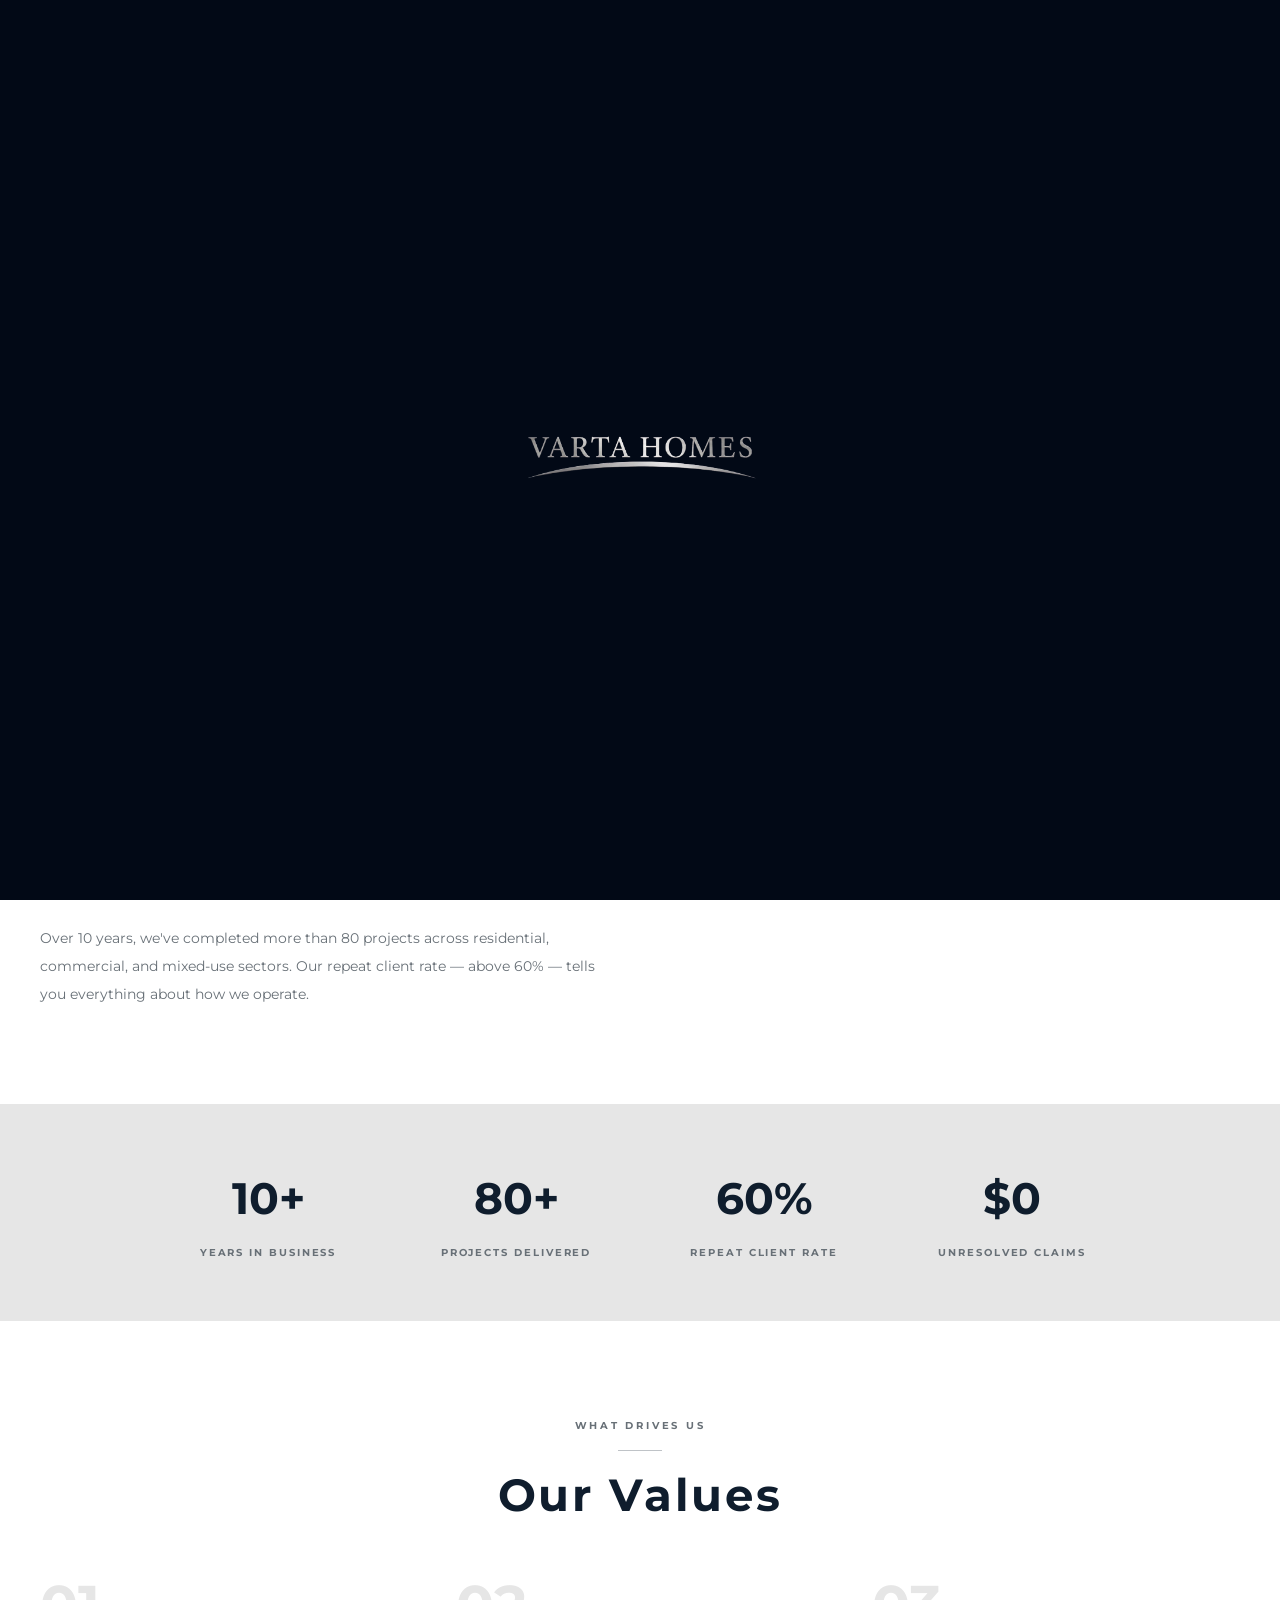
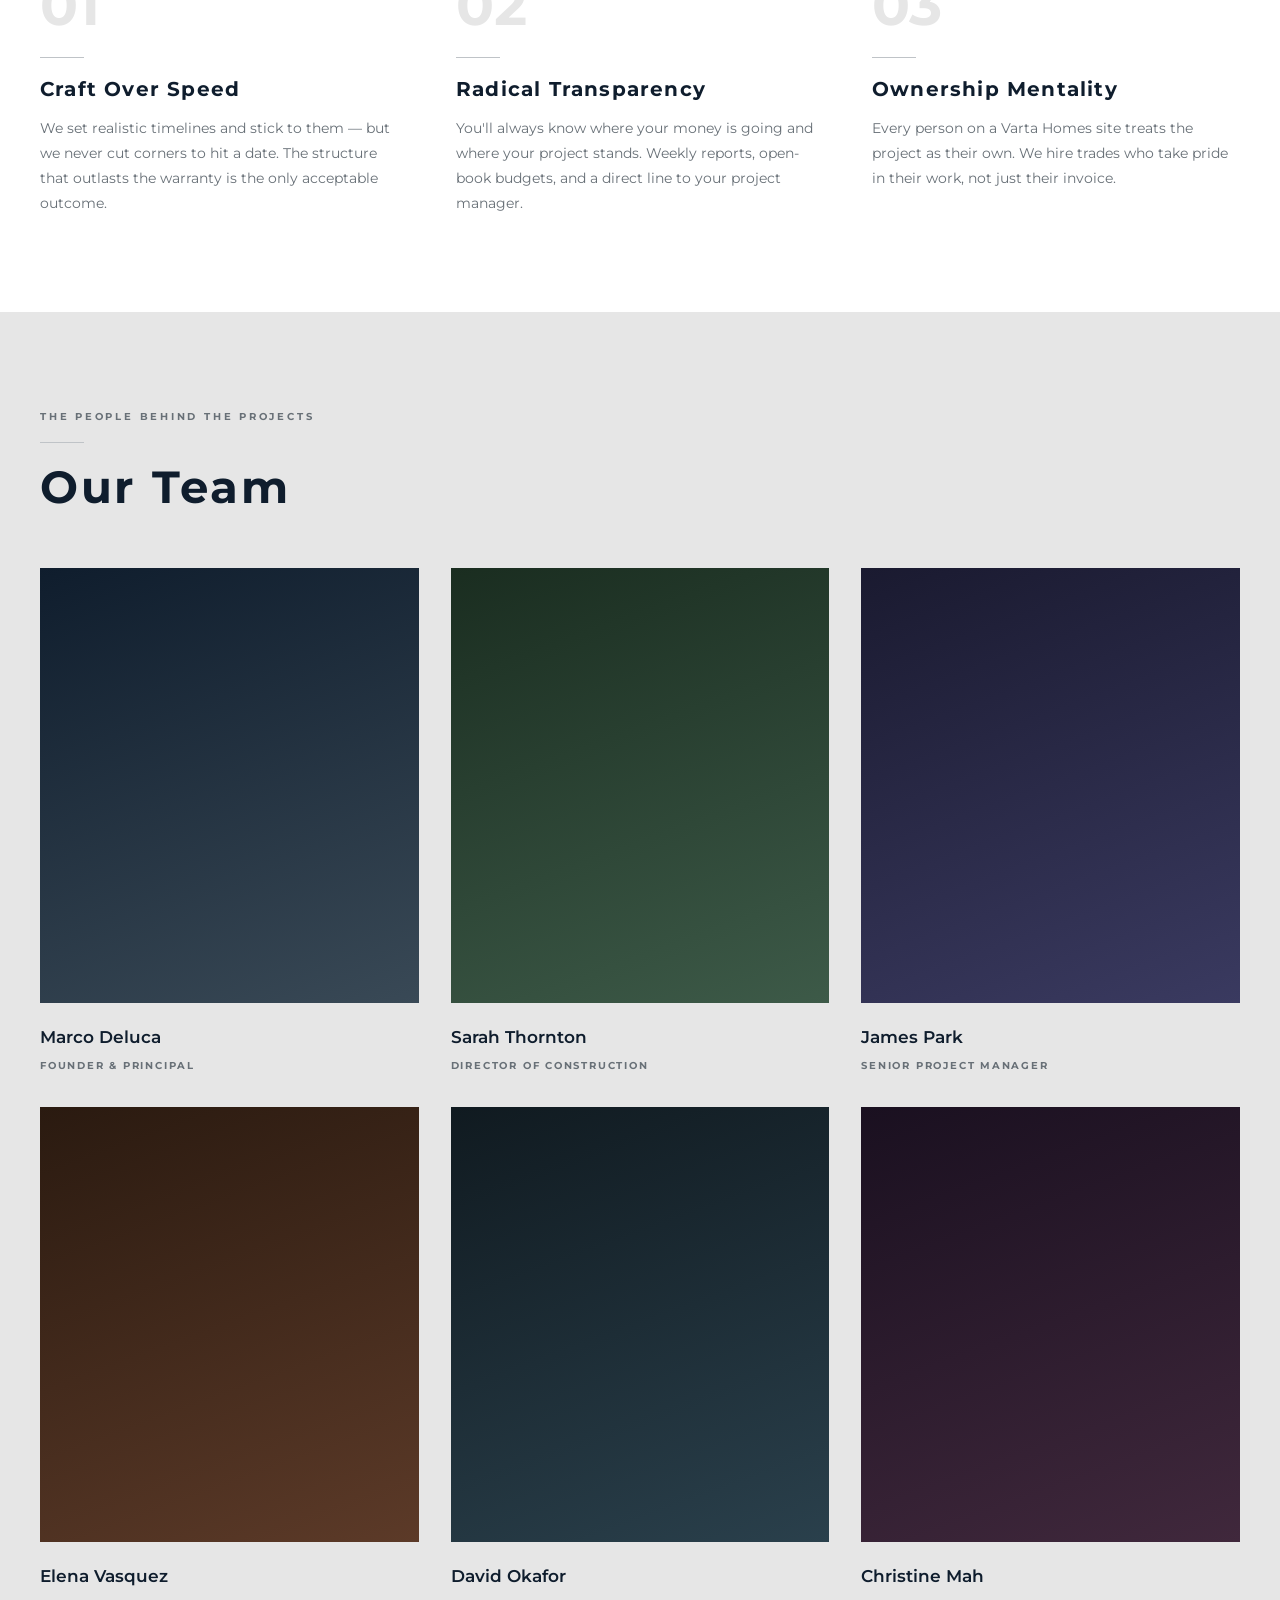
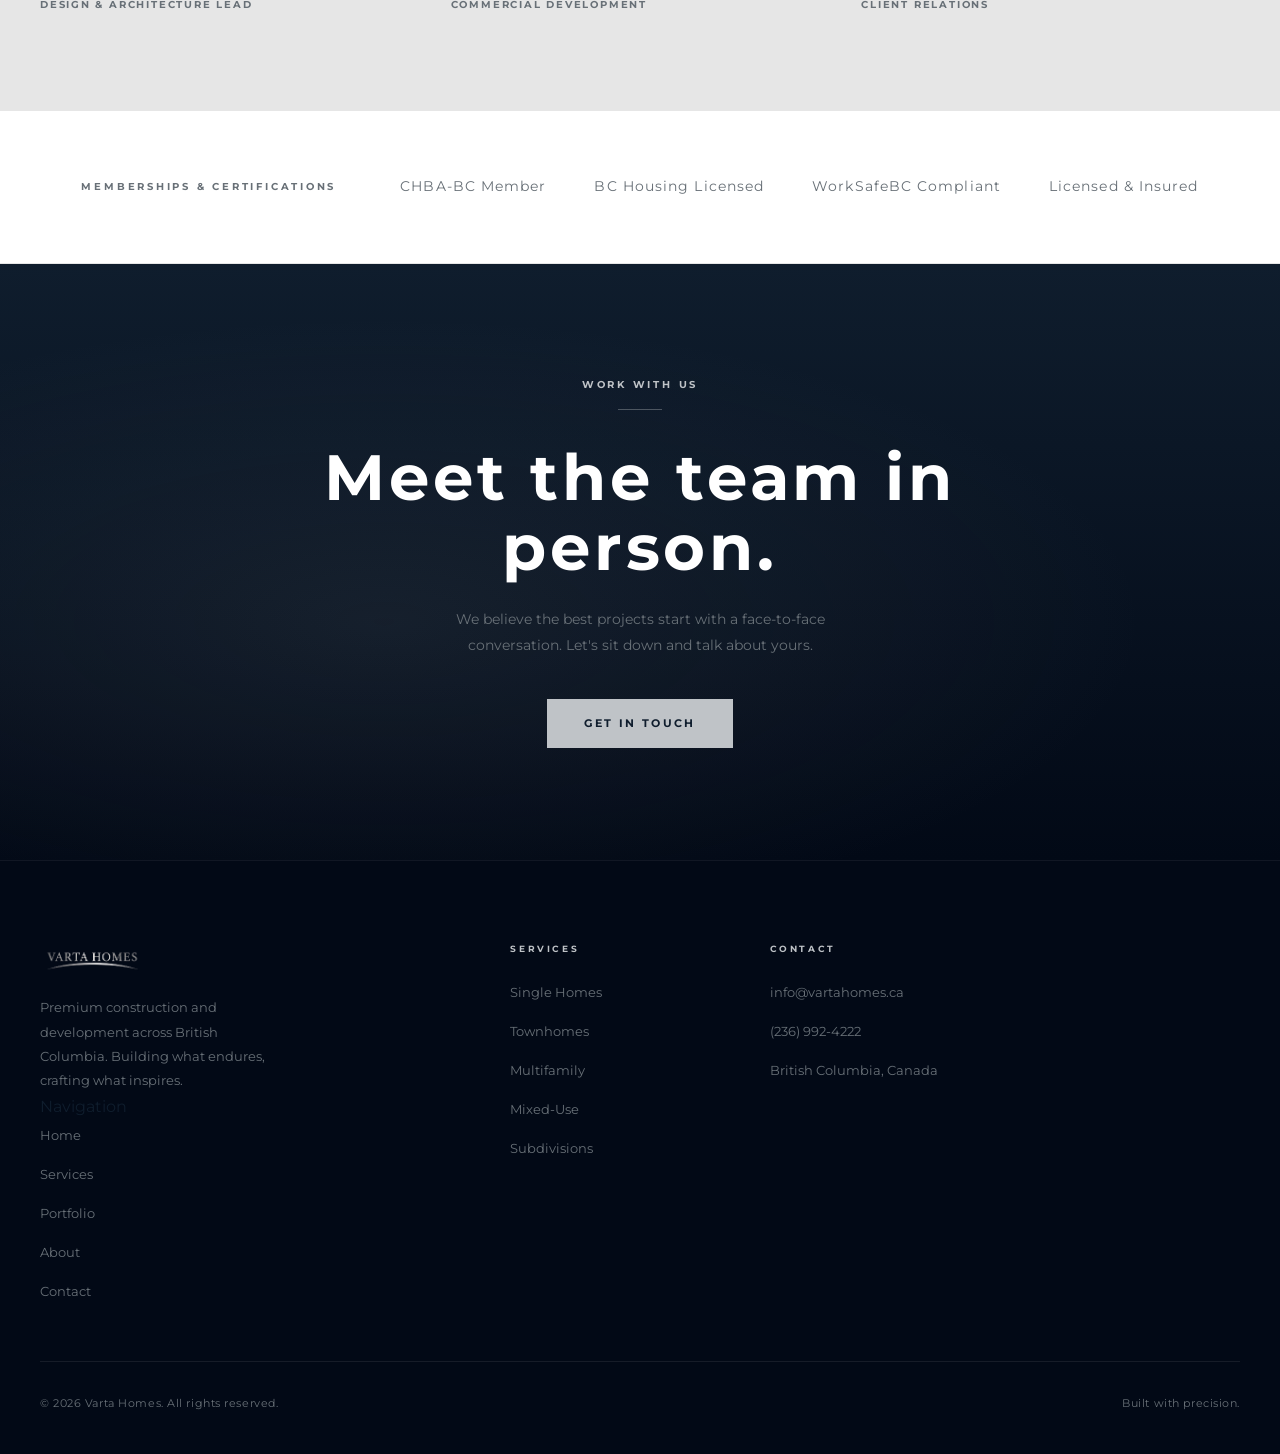
<file: about.html>
<!DOCTYPE html>
<html lang="en">
<head>
  <meta charset="UTF-8">
  <meta name="viewport" content="width=device-width, initial-scale=1.0">
  <title>About — Varta Homes</title>
  <meta name="description" content="Learn about Varta Homes' history, values, and the team behind British Columbia's trusted construction and development firm.">
  <link rel="stylesheet" href="css/styles.css">
</head>
<body>
  <script src="js/loader.js"></script>

  <!-- NAV -->
  <nav class="nav">
    <a href="index.html"><img src="logo.png" alt="Varta Homes" class="nav-logo"></a>
    <ul class="nav-links">
      <li><a href="index.html">Home</a></li>
      <li><a href="services.html">Services</a></li>
      <li><a href="portfolio.html">Portfolio</a></li>
      <li><a href="about.html" class="active">About</a></li>
      <li class="nav-cta-wrap"><a href="contact.html" class="btn btn-primary">Get a Quote</a></li>
    </ul>
    <button class="nav-hamburger" aria-label="Open menu">
      <span></span><span></span><span></span>
    </button>
  </nav>
  <div class="nav-mobile" id="mobile-nav">
    <a href="index.html">Home</a>
    <a href="services.html">Services</a>
    <a href="portfolio.html">Portfolio</a>
    <a href="about.html">About</a>
    <a href="contact.html">Get a Quote</a>
  </div>

  <main>

    <!-- PAGE HERO -->
    <section class="page-hero">
      <p class="label text-steel">Our Story</p>
      <span class="rule rule-center mt-2 mb-3"></span>
      <h1>About Varta Homes</h1>
      <p class="sub">A family-founded firm with a simple principle: build every project as if your name is on it — because ours is.</p>
    </section>

    <!-- STORY -->
    <section class="section">
      <div class="container">
        <div class="two-col">
          <div>
            <p class="label text-steel">Over a Decade</p>
            <span class="rule mt-2"></span>
            <h2 class="heading-md text-navy mb-3">Built from the ground up.</h2>
            <p style="font-size: 0.9rem; color: var(--steel); line-height: 1.95; margin-bottom: 1.25rem;">
              Varta Homes was built by people who grew up on job sites. From our first townhome community in British Columbia, we've grown into a trusted development firm delivering quality across single homes, multifamily, mixed-use, and commercial projects — without ever losing the care of a family business.
            </p>
            <p style="font-size: 0.9rem; color: var(--steel); line-height: 1.95; margin-bottom: 1.25rem;">
              We don't chase volume. We pursue quality — and the two rarely coexist at scale. That's why we limit the number of active projects we take on at any given time, so every client gets the full attention of our senior team.
            </p>
            <p style="font-size: 0.9rem; color: var(--steel); line-height: 1.95;">
              Over 10 years, we've completed more than 80 projects across residential, commercial, and mixed-use sectors. Our repeat client rate — above 60% — tells you everything about how we operate.
            </p>
          </div>
          <div style="display: flex; flex-direction: column; gap: 1px; background: var(--lightgray);">
            <div style="flex: 2; background: linear-gradient(135deg, #0F1D2D 0%, #1e3a5c 100%); padding: 3rem; display: flex; align-items: flex-end;">
              <div>
                <p class="label text-silver" style="margin-bottom: 0.5rem;">Experience</p>
                <p style="font-family: 'Montserrat', sans-serif; font-size: 3rem; font-weight: 700; color: var(--white); line-height: 1;">10+</p>
              </div>
            </div>
            <div style="flex: 1; background: var(--white); padding: 2rem;">
              <p style="font-family: 'Montserrat', sans-serif; font-size: 1rem; color: var(--navy); letter-spacing: 0.06em; margin-bottom: 0.5rem;">British Columbia, Canada</p>
              <p style="font-size: 0.8rem; color: var(--steel);">Serving residential and commercial clients across BC.</p>
            </div>
          </div>
        </div>
      </div>
    </section>

    <!-- STATS -->
    <div class="stats-bar">
      <div class="stats-grid">
        <div>
          <span class="stat-number">10+</span>
          <span class="stat-label">Years in Business</span>
        </div>
        <div>
          <span class="stat-number">80+</span>
          <span class="stat-label">Projects Delivered</span>
        </div>
        <div>
          <span class="stat-number">60%</span>
          <span class="stat-label">Repeat Client Rate</span>
        </div>
        <div>
          <span class="stat-number">$0</span>
          <span class="stat-label">Unresolved Claims</span>
        </div>
      </div>
    </div>

    <!-- VALUES -->
    <section class="section">
      <div class="container">
        <div class="section-header center">
          <p class="label text-steel">What Drives Us</p>
          <span class="rule rule-center mt-2"></span>
          <h2 class="heading-lg text-navy mt-2">Our Values</h2>
        </div>
        <div class="values-grid">

          <div>
            <p class="value-num">01</p>
            <span class="rule mt-3"></span>
            <h3 class="heading-sm text-navy mb-2">Craft Over Speed</h3>
            <p style="font-size: 0.85rem; color: var(--steel); line-height: 1.85;">
              We set realistic timelines and stick to them — but we never cut corners to hit a date. The structure that outlasts the warranty is the only acceptable outcome.
            </p>
          </div>

          <div>
            <p class="value-num">02</p>
            <span class="rule mt-3"></span>
            <h3 class="heading-sm text-navy mb-2">Radical Transparency</h3>
            <p style="font-size: 0.85rem; color: var(--steel); line-height: 1.85;">
              You'll always know where your money is going and where your project stands. Weekly reports, open-book budgets, and a direct line to your project manager.
            </p>
          </div>

          <div>
            <p class="value-num">03</p>
            <span class="rule mt-3"></span>
            <h3 class="heading-sm text-navy mb-2">Ownership Mentality</h3>
            <p style="font-size: 0.85rem; color: var(--steel); line-height: 1.85;">
              Every person on a Varta Homes site treats the project as their own. We hire trades who take pride in their work, not just their invoice.
            </p>
          </div>

        </div>
      </div>
    </section>

    <!-- TEAM -->
    <section class="section bg-lightgray">
      <div class="container">
        <div class="section-header">
          <p class="label text-steel">The People Behind the Projects</p>
          <span class="rule mt-2"></span>
          <h2 class="heading-lg text-navy">Our Team</h2>
        </div>
        <div class="team-grid">

          <div>
            <div class="team-img">
              <div class="team-img-inner" style="background: linear-gradient(160deg, #0F1D2D 0%, #394956 100%);"></div>
            </div>
            <p class="team-name">Marco Deluca</p>
            <p class="team-role">Founder &amp; Principal</p>
          </div>

          <div>
            <div class="team-img">
              <div class="team-img-inner" style="background: linear-gradient(160deg, #1a2d20 0%, #3d5a48 100%);"></div>
            </div>
            <p class="team-name">Sarah Thornton</p>
            <p class="team-role">Director of Construction</p>
          </div>

          <div>
            <div class="team-img">
              <div class="team-img-inner" style="background: linear-gradient(160deg, #1a1a30 0%, #3a3a60 100%);"></div>
            </div>
            <p class="team-name">James Park</p>
            <p class="team-role">Senior Project Manager</p>
          </div>

          <div>
            <div class="team-img">
              <div class="team-img-inner" style="background: linear-gradient(160deg, #2a1a10 0%, #5c3a28 100%);"></div>
            </div>
            <p class="team-name">Elena Vasquez</p>
            <p class="team-role">Design &amp; Architecture Lead</p>
          </div>

          <div>
            <div class="team-img">
              <div class="team-img-inner" style="background: linear-gradient(160deg, #101a20 0%, #2a404c 100%);"></div>
            </div>
            <p class="team-name">David Okafor</p>
            <p class="team-role">Commercial Development</p>
          </div>

          <div>
            <div class="team-img">
              <div class="team-img-inner" style="background: linear-gradient(160deg, #1a1020 0%, #40283c 100%);"></div>
            </div>
            <p class="team-name">Christine Mah</p>
            <p class="team-role">Client Relations</p>
          </div>

        </div>
      </div>
    </section>

    <!-- AFFILIATIONS -->
    <section class="section-sm" style="border-top: 1px solid var(--lightgray); border-bottom: 1px solid var(--lightgray);">
      <div class="container">
        <div style="display: flex; align-items: center; gap: 4rem; flex-wrap: wrap; justify-content: center;">
          <p class="label text-steel">Memberships &amp; Certifications</p>
          <div style="display: flex; gap: 3rem; flex-wrap: wrap; align-items: center;">
            <p style="font-family: 'Montserrat', sans-serif; font-size: 0.85rem; color: var(--steel); letter-spacing: 0.08em;">CHBA-BC Member</p>
            <p style="font-family: 'Montserrat', sans-serif; font-size: 0.85rem; color: var(--steel); letter-spacing: 0.08em;">BC Housing Licensed</p>
            <p style="font-family: 'Montserrat', sans-serif; font-size: 0.85rem; color: var(--steel); letter-spacing: 0.08em;">WorkSafeBC Compliant</p>
            <p style="font-family: 'Montserrat', sans-serif; font-size: 0.85rem; color: var(--steel); letter-spacing: 0.08em;">Licensed &amp; Insured</p>
          </div>
        </div>
      </div>
    </section>

    <!-- CTA BANNER -->
    <section class="cta-banner">
      <div class="container-sm">
        <p class="label text-silver">Work With Us</p>
        <span class="rule rule-center rule-white mt-2 mb-4"></span>
        <h2 class="heading-xl text-white mb-3">Meet the team in person.</h2>
        <p style="font-size: 0.9rem; color: var(--steel); line-height: 1.8; max-width: 420px; margin: 0 auto 2.5rem;">
          We believe the best projects start with a face-to-face conversation. Let's sit down and talk about yours.
        </p>
        <a href="contact.html" class="btn btn-primary">Get in Touch</a>
      </div>
    </section>

  </main>

  <!-- FOOTER -->
  <footer class="footer">
    <div class="footer-grid">
      <div>
        <img src="logo.png" alt="Varta Homes" class="footer-logo">
        <p class="footer-tagline">Premium construction and development across British Columbia. Building what endures, crafting what inspires.</p>
        <p class="
      </div>
      <div>
        <p class="footer-col-title">Navigation</p>
        <ul class="footer-links">
          <li><a href="index.html">Home</a></li>
          <li><a href="services.html">Services</a></li>
          <li><a href="portfolio.html">Portfolio</a></li>
          <li><a href="about.html">About</a></li>
          <li><a href="contact.html">Contact</a></li>
        </ul>
      </div>
      <div>
        <p class="footer-col-title">Services</p>
        <ul class="footer-links">
          <li><a href="services.html">Single Homes</a></li>
          <li><a href="services.html">Townhomes</a></li>
          <li><a href="services.html">Multifamily</a></li>
          <li><a href="services.html">Mixed-Use</a></li>
          <li><a href="services.html">Subdivisions</a></li>
        </ul>
      </div>
      <div>
        <p class="footer-col-title">Contact</p>
        <ul class="footer-links">
          <li><a href="mailto:info@vartahomes.ca">info@vartahomes.ca</a></li>
          <li><a href="tel:+12369924222">(236) 992-4222</a></li>
          <li><a href="#">British Columbia, Canada</a></li>
        </ul>
      </div>
    </div>
    <div class="footer-bottom">
      <p class="footer-copy">&copy; 2026 Varta Homes. All rights reserved.</p>
      <p class="footer-copy">Built with precision.</p>
    </div>
  </footer>

  <script src="js/main.js"></script>
</body>
</html>
</file>
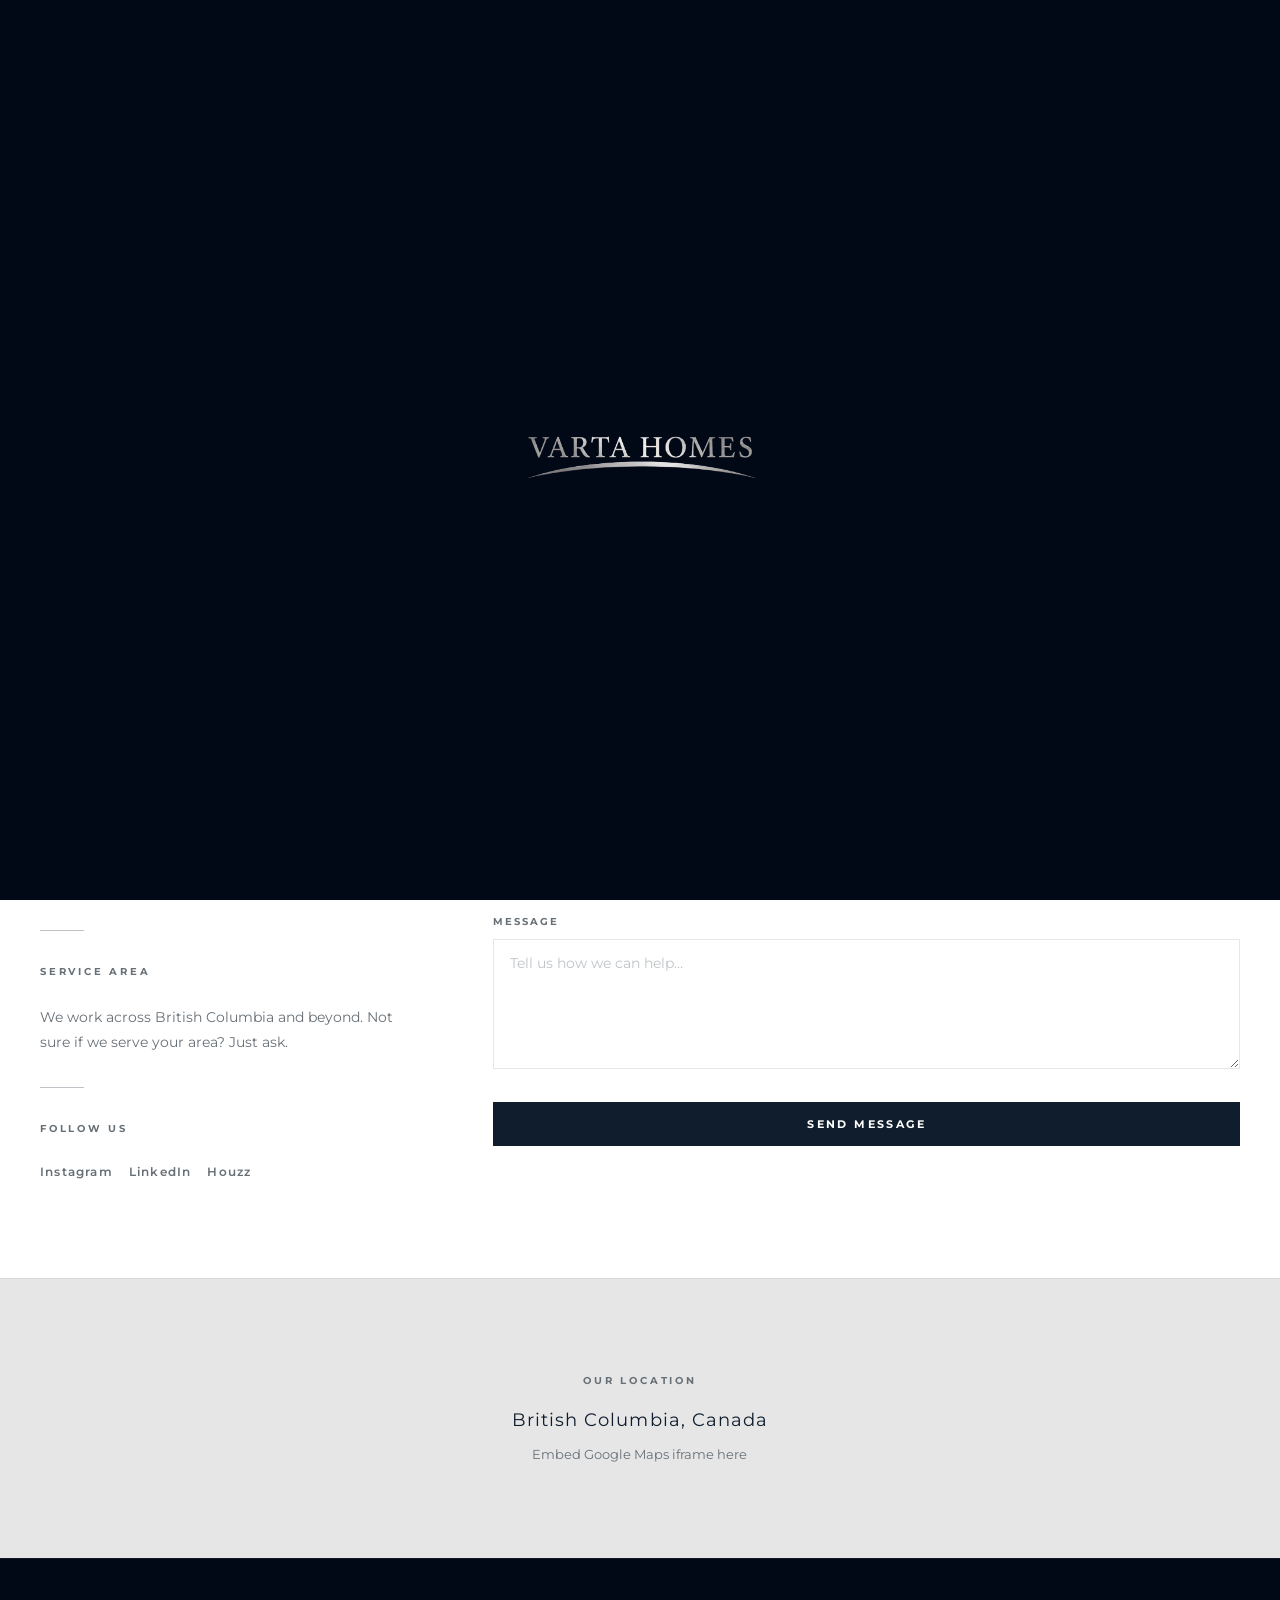
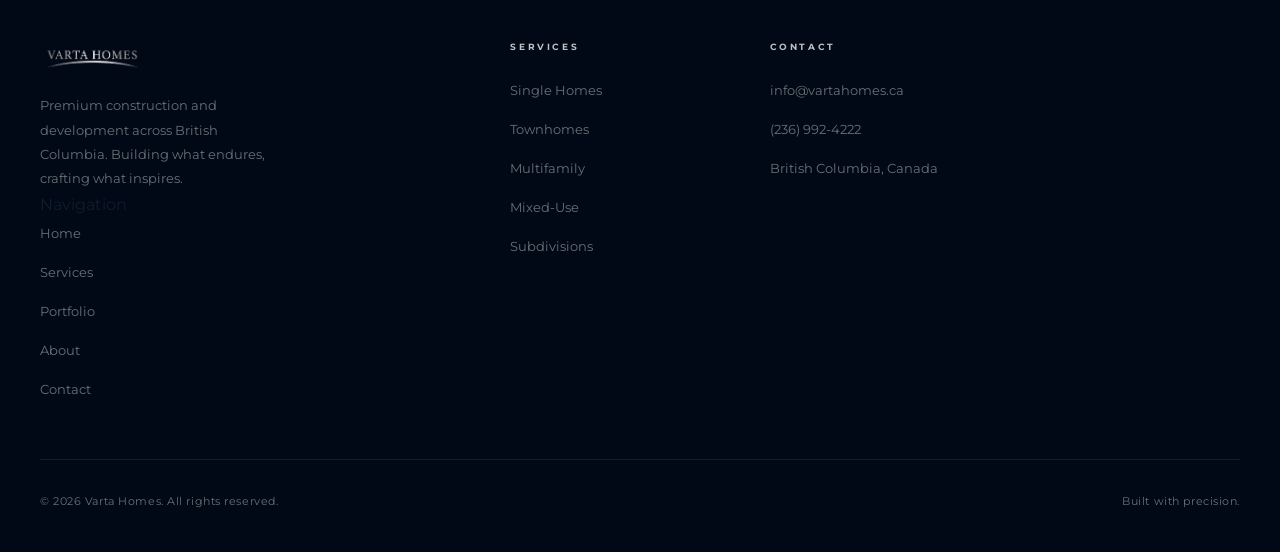
<file: contact.html>
<!DOCTYPE html>
<html lang="en">
<head>
  <meta charset="UTF-8">
  <meta name="viewport" content="width=device-width, initial-scale=1.0">
  <title>Contact — Varta Homes</title>
  <meta name="description" content="Get in touch with Varta Homes or request a project quote. We respond within 48 hours.">
  <link rel="stylesheet" href="css/styles.css">
</head>
<body>
  <script src="js/loader.js"></script>

  <!-- NAV -->
  <nav class="nav">
    <a href="index.html"><img src="logo.png" alt="Varta Homes" class="nav-logo"></a>
    <ul class="nav-links">
      <li><a href="index.html">Home</a></li>
      <li><a href="services.html">Services</a></li>
      <li><a href="portfolio.html">Portfolio</a></li>
      <li><a href="about.html">About</a></li>
      <li class="nav-cta-wrap"><a href="contact.html" class="btn btn-primary active">Get a Quote</a></li>
    </ul>
    <button class="nav-hamburger" aria-label="Open menu">
      <span></span><span></span><span></span>
    </button>
  </nav>
  <div class="nav-mobile" id="mobile-nav">
    <a href="index.html">Home</a>
    <a href="services.html">Services</a>
    <a href="portfolio.html">Portfolio</a>
    <a href="about.html">About</a>
    <a href="contact.html">Get a Quote</a>
  </div>

  <main>

    <!-- PAGE HERO -->
    <section class="page-hero">
      <p class="label text-steel">Reach Out</p>
      <span class="rule rule-center mt-2 mb-3"></span>
      <h1>Contact Us</h1>
      <p class="sub">We respond to every inquiry within 48 hours. For urgent matters, call us directly.</p>
    </section>

    <!-- CONTACT BODY -->
    <section class="section">
      <div class="container">
        <div class="contact-layout">

          <!-- LEFT: Info -->
          <div>
            <p class="label text-steel mb-3">Get in Touch</p>

            <div class="contact-detail">
              <p class="contact-detail-label">Phone</p>
              <p class="contact-detail-value"><a href="tel:+12369924222">(236) 992-4222</a></p>
            </div>

            <div class="contact-detail">
              <p class="contact-detail-label">Email</p>
              <p class="contact-detail-value"><a href="mailto:info@vartahomes.ca">info@vartahomes.ca</a></p>
            </div>

            <div class="contact-detail">
              <p class="contact-detail-label">Location</p>
              <p class="contact-detail-value">
                British Columbia, Canada
              </p>
            </div>

            <div class="contact-detail">
              <p class="contact-detail-label">Hours</p>
              <p class="contact-detail-value">
                Mon – Fri: 8:00 am – 5:00 pm<br>
                Sat: By appointment
              </p>
            </div>

            <span class="rule mt-4 mb-4"></span>

            <p class="label text-steel mb-3">Service Area</p>
            <p style="font-size: 0.85rem; color: var(--steel); line-height: 1.85;">
              We work across British Columbia and beyond. Not sure if we serve your area? Just ask.
            </p>

            <span class="rule mt-4 mb-4"></span>

            <p class="label text-steel mb-3">Follow Us</p>
            <div style="display: flex; gap: 1rem;">
              <a href="#" style="color: var(--steel); text-decoration: none; font-size: 0.75rem; font-weight: 600; letter-spacing: 0.1em; transition: color 0.2s;" onmouseover="this.style.color='var(--navy)'" onmouseout="this.style.color='var(--steel)'">Instagram</a>
              <a href="#" style="color: var(--steel); text-decoration: none; font-size: 0.75rem; font-weight: 600; letter-spacing: 0.1em; transition: color 0.2s;" onmouseover="this.style.color='var(--navy)'" onmouseout="this.style.color='var(--steel)'">LinkedIn</a>
              <a href="#" style="color: var(--steel); text-decoration: none; font-size: 0.75rem; font-weight: 600; letter-spacing: 0.1em; transition: color 0.2s;" onmouseover="this.style.color='var(--navy)'" onmouseout="this.style.color='var(--steel)'">Houzz</a>
            </div>
          </div>

          <!-- RIGHT: Forms -->
          <div>
            <div class="tab-nav">
              <button class="tab-btn active" data-tab="tab-contact">General Inquiry</button>
              <button class="tab-btn" data-tab="tab-quote">Request a Quote</button>
            </div>

            <!-- GENERAL CONTACT -->
            <div class="tab-pane active" id="tab-contact">
              <form data-varta action="#" method="POST">
                <div class="form-row">
                  <div class="form-group">
                    <label class="form-label" for="c-first">First Name</label>
                    <input class="form-control" type="text" id="c-first" name="first_name" placeholder="Marco" required>
                  </div>
                  <div class="form-group">
                    <label class="form-label" for="c-last">Last Name</label>
                    <input class="form-control" type="text" id="c-last" name="last_name" placeholder="Deluca" required>
                  </div>
                </div>

                <div class="form-row">
                  <div class="form-group">
                    <label class="form-label" for="c-email">Email</label>
                    <input class="form-control" type="email" id="c-email" name="email" placeholder="you@example.com" required>
                  </div>
                  <div class="form-group">
                    <label class="form-label" for="c-phone">Phone (optional)</label>
                    <input class="form-control" type="tel" id="c-phone" name="phone" placeholder="(416) 000-0000">
                  </div>
                </div>

                <div class="form-group">
                  <label class="form-label" for="c-subject">Subject</label>
                  <select class="form-control" id="c-subject" name="subject" required>
                    <option value="" disabled selected>Select a topic…</option>
                    <option>General Question</option>
                    <option>Partnership / Subcontracting</option>
                    <option>Media Inquiry</option>
                    <option>Careers</option>
                    <option>Other</option>
                  </select>
                </div>

                <div class="form-group">
                  <label class="form-label" for="c-message">Message</label>
                  <textarea class="form-control" id="c-message" name="message" placeholder="Tell us how we can help…" required></textarea>
                </div>

                <button type="submit" class="btn btn-navy" style="width: 100%;">Send Message</button>
                <div class="form-success">Thanks — we'll be in touch within 48 hours.</div>
              </form>
            </div>

            <!-- QUOTE REQUEST -->
            <div class="tab-pane" id="tab-quote">
              <form data-varta action="#" method="POST">
                <div class="form-row">
                  <div class="form-group">
                    <label class="form-label" for="q-first">First Name</label>
                    <input class="form-control" type="text" id="q-first" name="first_name" placeholder="Marco" required>
                  </div>
                  <div class="form-group">
                    <label class="form-label" for="q-last">Last Name</label>
                    <input class="form-control" type="text" id="q-last" name="last_name" placeholder="Deluca" required>
                  </div>
                </div>

                <div class="form-row">
                  <div class="form-group">
                    <label class="form-label" for="q-email">Email</label>
                    <input class="form-control" type="email" id="q-email" name="email" placeholder="you@example.com" required>
                  </div>
                  <div class="form-group">
                    <label class="form-label" for="q-phone">Phone</label>
                    <input class="form-control" type="tel" id="q-phone" name="phone" placeholder="(416) 000-0000" required>
                  </div>
                </div>

                <div class="form-row">
                  <div class="form-group">
                    <label class="form-label" for="q-type">Project Type</label>
                    <select class="form-control" id="q-type" name="project_type" required>
                      <option value="" disabled selected>Select type…</option>
                      <option>Single Home</option>
                      <option>Townhome Community</option>
                      <option>Multifamily Residence</option>
                      <option>Mixed-Use Building</option>
                      <option>Subdivision</option>
                      <option>Commercial Property</option>
                      <option>Other / Not Sure</option>
                    </select>
                  </div>
                  <div class="form-group">
                    <label class="form-label" for="q-budget">Estimated Budget</label>
                    <select class="form-control" id="q-budget" name="budget">
                      <option value="" disabled selected>Select range…</option>
                      <option>Under $250K</option>
                      <option>$250K – $500K</option>
                      <option>$500K – $1M</option>
                      <option>$1M – $5M</option>
                      <option>$5M+</option>
                      <option>Not yet determined</option>
                    </select>
                  </div>
                </div>

                <div class="form-row">
                  <div class="form-group">
                    <label class="form-label" for="q-location">Project Location</label>
                    <input class="form-control" type="text" id="q-location" name="location" placeholder="City, British Columbia">
                  </div>
                  <div class="form-group">
                    <label class="form-label" for="q-timeline">Desired Start</label>
                    <select class="form-control" id="q-timeline" name="timeline">
                      <option value="" disabled selected>Select timeline…</option>
                      <option>ASAP</option>
                      <option>Within 3 months</option>
                      <option>3 – 6 months</option>
                      <option>6 – 12 months</option>
                      <option>12+ months / Planning phase</option>
                    </select>
                  </div>
                </div>

                <div class="form-group">
                  <label class="form-label" for="q-details">Project Details</label>
                  <textarea class="form-control" id="q-details" name="details" placeholder="Describe your project — size, scope, site address, any existing drawings or plans…" required></textarea>
                </div>

                <div class="form-group">
                  <label class="form-label" for="q-how">How did you hear about us?</label>
                  <select class="form-control" id="q-how" name="referral">
                    <option value="" disabled selected>Select one…</option>
                    <option>Referral from a friend or client</option>
                    <option>Google Search</option>
                    <option>Houzz</option>
                    <option>Instagram</option>
                    <option>LinkedIn</option>
                    <option>Other</option>
                  </select>
                </div>

                <button type="submit" class="btn btn-navy" style="width: 100%;">Submit Quote Request</button>
                <div class="form-success">Quote request received — a member of our team will follow up within 48 hours.</div>
              </form>
            </div>

          </div><!-- /RIGHT -->
        </div><!-- /contact-layout -->
      </div>
    </section>

    <!-- MAP PLACEHOLDER -->
    <div style="background: var(--lightgray); height: 280px; display: flex; align-items: center; justify-content: center; border-top: 1px solid #d8d8d8;">
      <div style="text-align: center;">
        <p class="label text-steel mb-2">Our Location</p>
        <p style="font-family: 'Montserrat', sans-serif; font-size: 1.1rem; color: var(--navy); letter-spacing: 0.06em;">British Columbia, Canada</p>
        <p style="font-size: 0.8rem; color: var(--steel); margin-top: 0.5rem;">Embed Google Maps iframe here</p>
      </div>
    </div>

  </main>

  <!-- FOOTER -->
  <footer class="footer">
    <div class="footer-grid">
      <div>
        <img src="logo.png" alt="Varta Homes" class="footer-logo">
        <p class="footer-tagline">Premium construction and development across British Columbia. Building what endures, crafting what inspires.</p>
        <p class="
      </div>
      <div>
        <p class="footer-col-title">Navigation</p>
        <ul class="footer-links">
          <li><a href="index.html">Home</a></li>
          <li><a href="services.html">Services</a></li>
          <li><a href="portfolio.html">Portfolio</a></li>
          <li><a href="about.html">About</a></li>
          <li><a href="contact.html">Contact</a></li>
        </ul>
      </div>
      <div>
        <p class="footer-col-title">Services</p>
        <ul class="footer-links">
          <li><a href="services.html">Single Homes</a></li>
          <li><a href="services.html">Townhomes</a></li>
          <li><a href="services.html">Multifamily</a></li>
          <li><a href="services.html">Mixed-Use</a></li>
          <li><a href="services.html">Subdivisions</a></li>
        </ul>
      </div>
      <div>
        <p class="footer-col-title">Contact</p>
        <ul class="footer-links">
          <li><a href="mailto:info@vartahomes.ca">info@vartahomes.ca</a></li>
          <li><a href="tel:+12369924222">(236) 992-4222</a></li>
          <li><a href="#">British Columbia, Canada</a></li>
        </ul>
      </div>
    </div>
    <div class="footer-bottom">
      <p class="footer-copy">&copy; 2026 Varta Homes. All rights reserved.</p>
      <p class="footer-copy">Built with precision.</p>
    </div>
  </footer>

  <script src="js/main.js"></script>
</body>
</html>
</file>
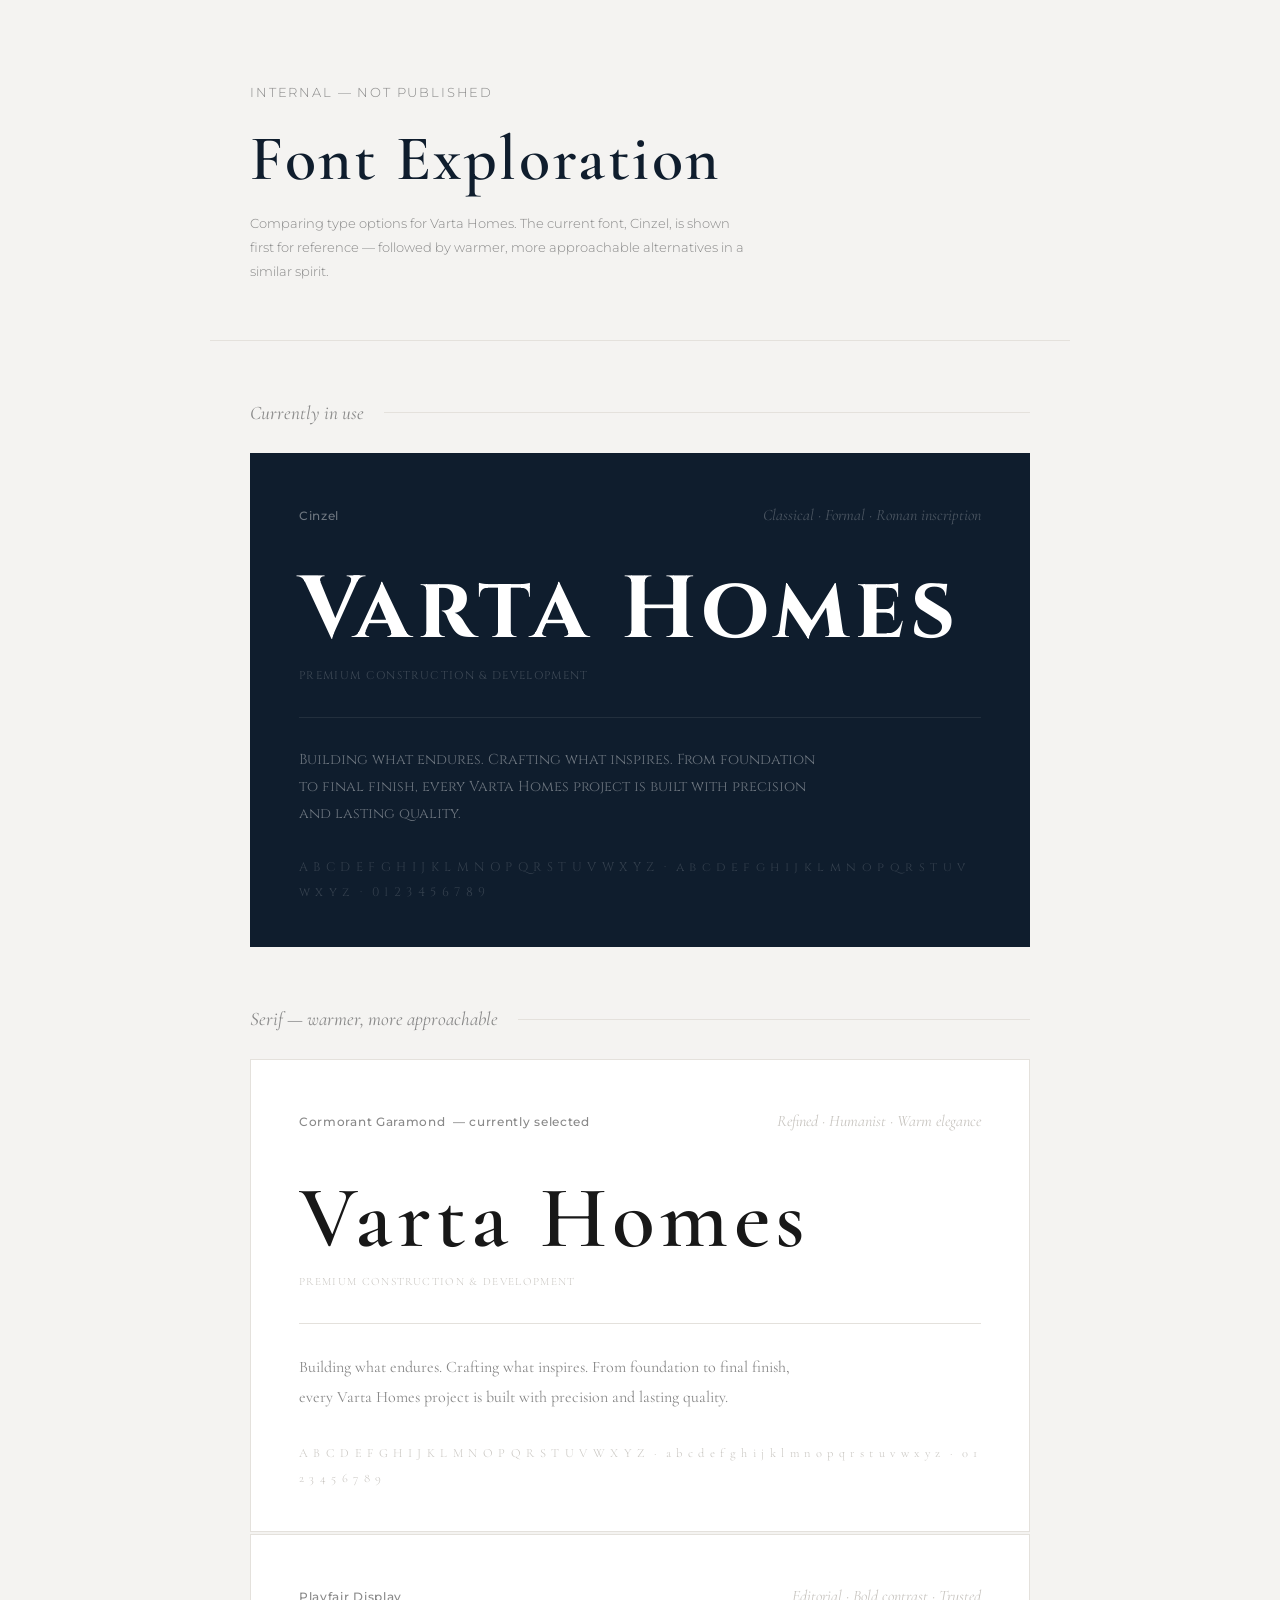
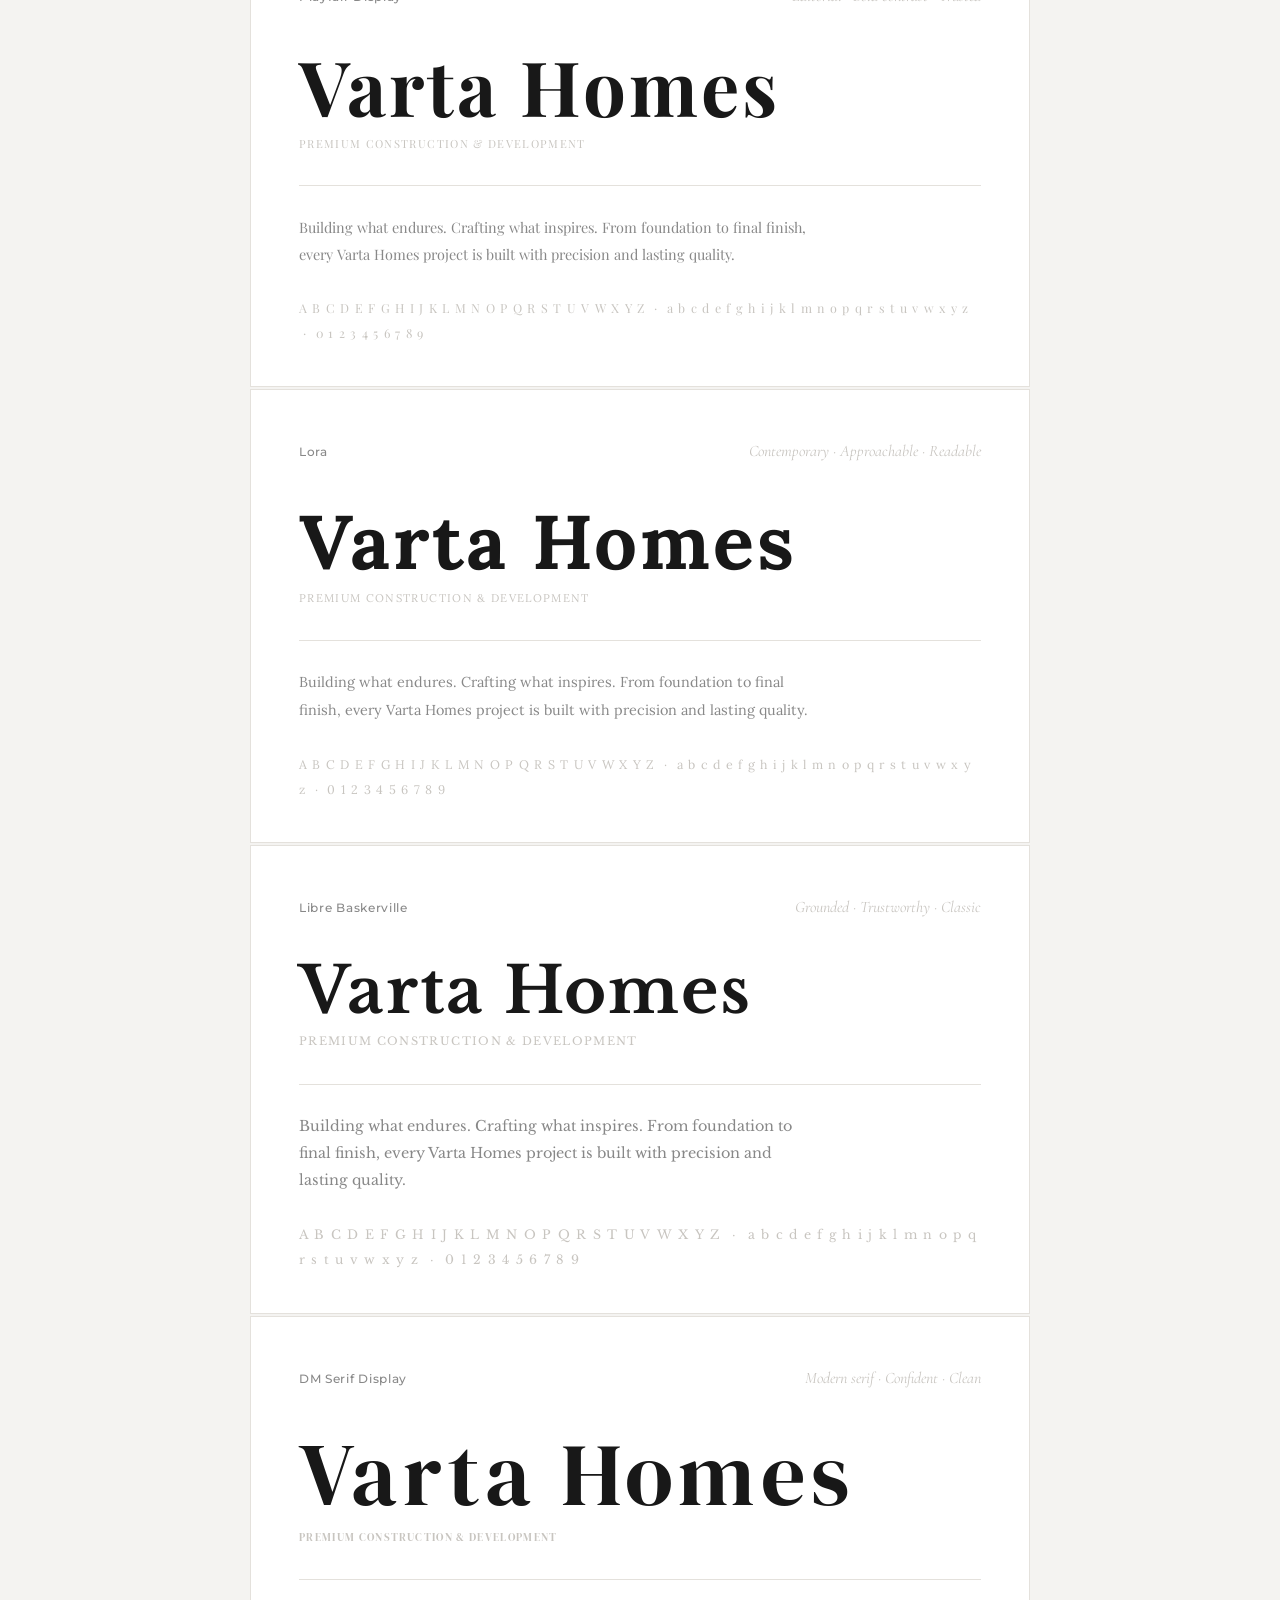
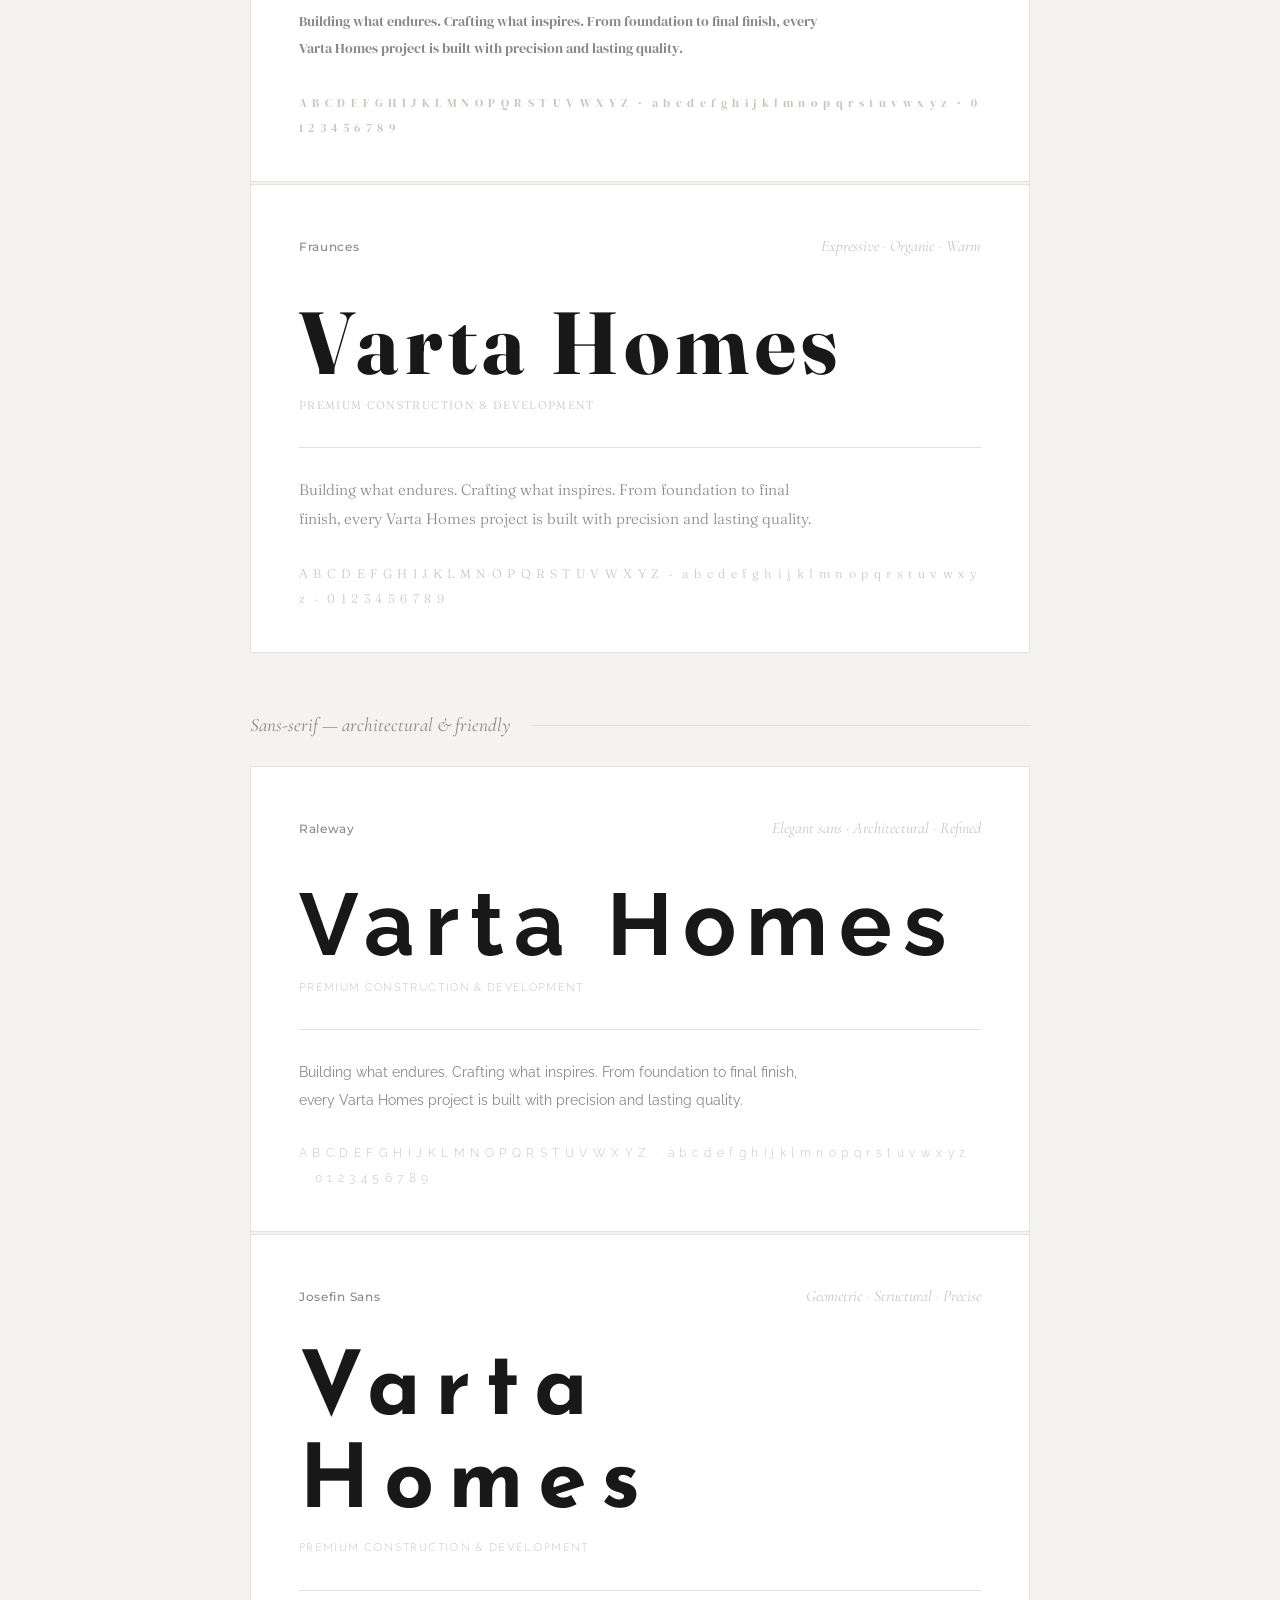
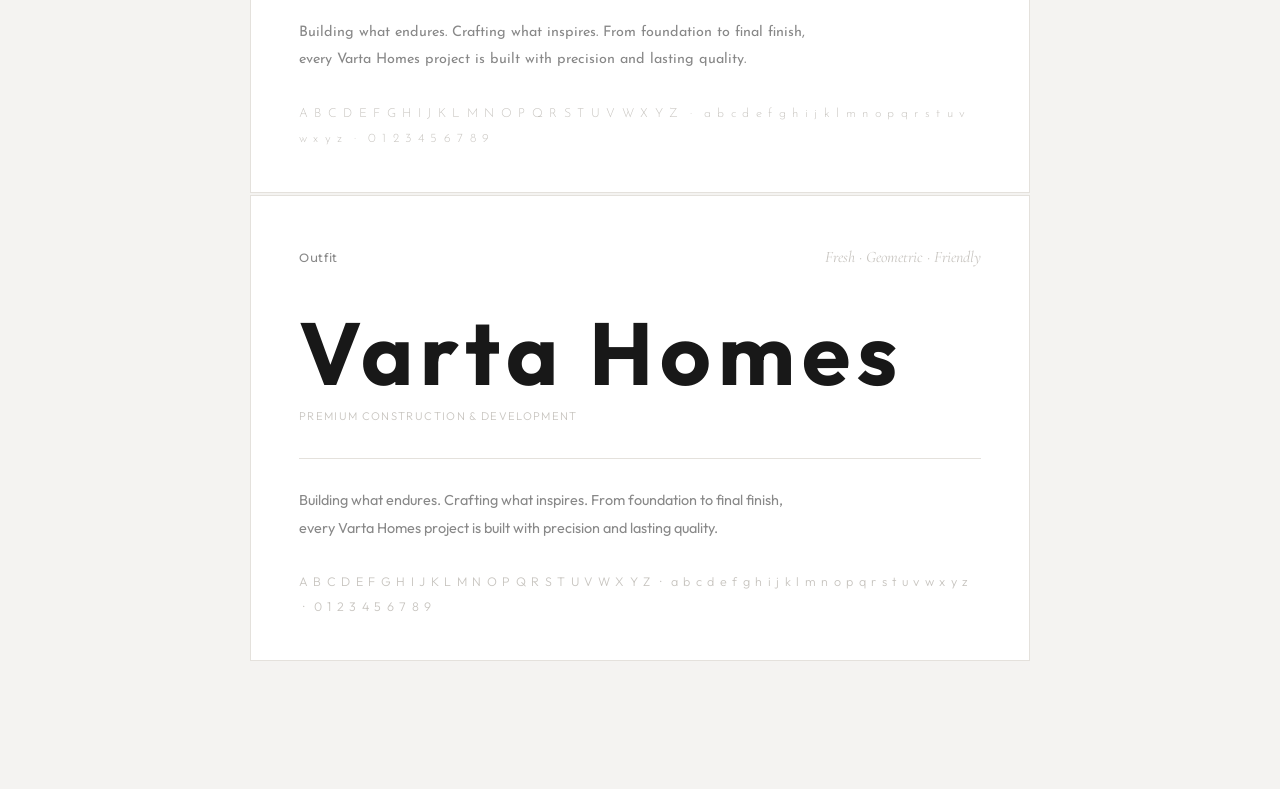
<file: fonts.html>
<!DOCTYPE html>
<html lang="en">
<head>
  <meta charset="UTF-8">
  <meta name="viewport" content="width=device-width, initial-scale=1.0">
  <title>Font Exploration — Varta Homes</title>

  <link rel="preconnect" href="https://fonts.googleapis.com">
  <link rel="preconnect" href="https://fonts.gstatic.com" crossorigin>
  <link href="https://fonts.googleapis.com/css2?family=Cinzel:wght@400;600;700&family=Cormorant+Garamond:ital,wght@0,300;0,400;0,600;0,700;1,300;1,400&family=Montserrat:wght@300;400;500;600&family=Playfair+Display:ital,wght@0,400;0,700;0,900;1,400&family=DM+Serif+Display:ital@0;1&family=Fraunces:ital,opsz,wght@0,9..144,300;0,9..144,700;1,9..144,300&family=Raleway:wght@300;400;500;600;700&family=Josefin+Sans:wght@300;400;600;700&family=Lora:ital,wght@0,400;0,600;0,700;1,400&family=Outfit:wght@300;400;500;600;700&family=Libre+Baskerville:ital,wght@0,400;0,700;1,400&display=swap" rel="stylesheet">

  <style>
    *, *::before, *::after { box-sizing: border-box; margin: 0; padding: 0; }

    :root {
      --bg:     #f4f3f1;
      --card:   #ffffff;
      --ink:    #181818;
      --muted:  #888;
      --faint:  #c8c5c0;
      --rule:   #e4e1dc;
      --navy:   #0f1d2d;
    }

    body {
      background: var(--bg);
      color: var(--ink);
      font-family: 'Montserrat', sans-serif;
      font-size: 14px;
      line-height: 1.7;
      padding-bottom: 8rem;
    }

    /* ── page header ── */
    .page-header {
      max-width: 860px;
      margin: 0 auto;
      padding: 5rem 2.5rem 3.5rem;
      border-bottom: 1px solid var(--rule);
    }
    .page-header-note {
      font-family: 'Montserrat', sans-serif;
      font-size: 0.68rem;
      font-weight: 500;
      letter-spacing: 0.14em;
      text-transform: uppercase;
      color: var(--muted);
      margin-bottom: 1.25rem;
    }
    .page-header h1 {
      font-family: 'Cormorant Garamond', serif;
      font-size: clamp(2.5rem, 5vw, 4rem);
      font-weight: 600;
      letter-spacing: 0.04em;
      color: var(--navy);
      margin-bottom: 1rem;
      line-height: 1.1;
    }
    .page-header p {
      font-family: 'Montserrat', sans-serif;
      font-size: 0.82rem;
      font-weight: 300;
      color: var(--muted);
      max-width: 500px;
      line-height: 1.85;
    }

    /* ── section divider ── */
    .section-title {
      max-width: 860px;
      margin: 3.5rem auto 0;
      padding: 0 2.5rem;
      display: flex;
      align-items: center;
      gap: 1.25rem;
    }
    .section-title span {
      font-family: 'Cormorant Garamond', serif;
      font-size: 1.2rem;
      font-weight: 400;
      font-style: italic;
      color: var(--muted);
      white-space: nowrap;
    }
    .section-title::after {
      content: '';
      flex: 1;
      height: 1px;
      background: var(--rule);
    }

    /* ── cards ── */
    .cards {
      max-width: 860px;
      margin: 1.5rem auto 0;
      padding: 0 2.5rem;
      display: flex;
      flex-direction: column;
      gap: 2px;
    }

    .card {
      background: var(--card);
      padding: 3rem 3rem 2.5rem;
      border: 1px solid var(--rule);
    }
    .card.current {
      background: var(--navy);
      border-color: var(--navy);
    }

    /* font name + personality row */
    .card-header {
      display: flex;
      align-items: baseline;
      justify-content: space-between;
      gap: 2rem;
      margin-bottom: 2.25rem;
      flex-wrap: wrap;
    }
    .card-name {
      font-family: 'Montserrat', sans-serif;
      font-size: 0.72rem;
      font-weight: 500;
      color: var(--muted);
      letter-spacing: 0.06em;
    }
    .card.current .card-name { color: rgba(255,255,255,0.4); }

    .card-personality {
      font-family: 'Cormorant Garamond', serif;
      font-size: 1rem;
      font-weight: 400;
      font-style: italic;
      color: var(--faint);
    }
    .card.current .card-personality { color: rgba(255,255,255,0.25); }

    /* specimen text */
    .specimen-heading {
      line-height: 1.05;
      color: var(--ink);
      margin-bottom: 0.5rem;
    }
    .card.current .specimen-heading { color: #fff; }

    .specimen-sub {
      font-family: 'Montserrat', sans-serif;
      font-size: 0.7rem;
      font-weight: 400;
      letter-spacing: 0.12em;
      text-transform: uppercase;
      color: var(--faint);
      margin-bottom: 2rem;
    }
    .card.current .specimen-sub { color: rgba(255,255,255,0.2); }

    hr.specimen-rule {
      border: none;
      border-top: 1px solid var(--rule);
      margin-bottom: 1.75rem;
    }
    .card.current hr.specimen-rule { border-color: rgba(255,255,255,0.08); }

    .specimen-body {
      font-size: 0.9rem;
      color: var(--muted);
      line-height: 1.9;
      max-width: 520px;
    }
    .card.current .specimen-body { color: rgba(255,255,255,0.38); }

    .specimen-alphabet {
      margin-top: 1.75rem;
      font-size: 0.78rem;
      color: var(--faint);
      letter-spacing: 0.1em;
      line-height: 2;
    }
    .card.current .specimen-alphabet { color: rgba(255,255,255,0.15); }

    .sz-xl { font-size: clamp(3rem, 7vw, 5.5rem); letter-spacing: 0.06em; }
    .sz-lg { font-size: clamp(2.75rem, 6vw, 4.75rem); letter-spacing: 0.04em; }
    .sz-md { font-size: clamp(2.25rem, 5vw, 4rem);   letter-spacing: 0.03em; }

    @media (max-width: 600px) {
      .card { padding: 2rem 1.5rem; }
      .page-header, .cards, .section-title { padding: 0 1.5rem; }
      .page-header { padding-top: 3rem; padding-bottom: 2.5rem; }
    }
  </style>
</head>
<body>

  <div class="page-header">
    <p class="page-header-note">Internal — not published</p>
    <h1>Font Exploration</h1>
    <p>Comparing type options for Varta Homes. The current font, Cinzel, is shown first for reference — followed by warmer, more approachable alternatives in a similar spirit.</p>
  </div>

  <!-- Current -->
  <div class="section-title"><span>Currently in use</span></div>
  <div class="cards">
    <div class="card current">
      <div class="card-header">
        <span class="card-name">Cinzel</span>
        <span class="card-personality">Classical · Formal · Roman inscription</span>
      </div>
      <p class="specimen-heading sz-xl" style="font-family:'Cinzel',serif; font-weight:700;">Varta Homes</p>
      <p class="specimen-sub" style="font-family:'Cinzel',serif;">Premium Construction &amp; Development</p>
      <hr class="specimen-rule">
      <p class="specimen-body" style="font-family:'Cinzel',serif; font-weight:400;">Building what endures. Crafting what inspires. From foundation to final finish, every Varta Homes project is built with precision and lasting quality.</p>
      <p class="specimen-alphabet" style="font-family:'Cinzel',serif;">A B C D E F G H I J K L M N O P Q R S T U V W X Y Z &nbsp;·&nbsp; a b c d e f g h i j k l m n o p q r s t u v w x y z &nbsp;·&nbsp; 0 1 2 3 4 5 6 7 8 9</p>
    </div>
  </div>

  <!-- Serif alternatives -->
  <div class="section-title"><span>Serif — warmer, more approachable</span></div>
  <div class="cards">

    <div class="card">
      <div class="card-header">
        <span class="card-name">Cormorant Garamond &nbsp;— currently selected</span>
        <span class="card-personality">Refined · Humanist · Warm elegance</span>
      </div>
      <p class="specimen-heading sz-xl" style="font-family:'Cormorant Garamond',serif; font-weight:600;">Varta Homes</p>
      <p class="specimen-sub" style="font-family:'Cormorant Garamond',serif; font-weight:300;">Premium Construction &amp; Development</p>
      <hr class="specimen-rule">
      <p class="specimen-body" style="font-family:'Cormorant Garamond',serif; font-size:1rem; font-weight:400;">Building what endures. Crafting what inspires. From foundation to final finish, every Varta Homes project is built with precision and lasting quality.</p>
      <p class="specimen-alphabet" style="font-family:'Cormorant Garamond',serif; font-weight:300;">A B C D E F G H I J K L M N O P Q R S T U V W X Y Z &nbsp;·&nbsp; a b c d e f g h i j k l m n o p q r s t u v w x y z &nbsp;·&nbsp; 0 1 2 3 4 5 6 7 8 9</p>
    </div>

    <div class="card">
      <div class="card-header">
        <span class="card-name">Playfair Display</span>
        <span class="card-personality">Editorial · Bold contrast · Trusted</span>
      </div>
      <p class="specimen-heading sz-lg" style="font-family:'Playfair Display',serif; font-weight:700;">Varta Homes</p>
      <p class="specimen-sub" style="font-family:'Playfair Display',serif;">Premium Construction &amp; Development</p>
      <hr class="specimen-rule">
      <p class="specimen-body" style="font-family:'Playfair Display',serif;">Building what endures. Crafting what inspires. From foundation to final finish, every Varta Homes project is built with precision and lasting quality.</p>
      <p class="specimen-alphabet" style="font-family:'Playfair Display',serif;">A B C D E F G H I J K L M N O P Q R S T U V W X Y Z &nbsp;·&nbsp; a b c d e f g h i j k l m n o p q r s t u v w x y z &nbsp;·&nbsp; 0 1 2 3 4 5 6 7 8 9</p>
    </div>

    <div class="card">
      <div class="card-header">
        <span class="card-name">Lora</span>
        <span class="card-personality">Contemporary · Approachable · Readable</span>
      </div>
      <p class="specimen-heading sz-lg" style="font-family:'Lora',serif; font-weight:700;">Varta Homes</p>
      <p class="specimen-sub" style="font-family:'Lora',serif;">Premium Construction &amp; Development</p>
      <hr class="specimen-rule">
      <p class="specimen-body" style="font-family:'Lora',serif;">Building what endures. Crafting what inspires. From foundation to final finish, every Varta Homes project is built with precision and lasting quality.</p>
      <p class="specimen-alphabet" style="font-family:'Lora',serif;">A B C D E F G H I J K L M N O P Q R S T U V W X Y Z &nbsp;·&nbsp; a b c d e f g h i j k l m n o p q r s t u v w x y z &nbsp;·&nbsp; 0 1 2 3 4 5 6 7 8 9</p>
    </div>

    <div class="card">
      <div class="card-header">
        <span class="card-name">Libre Baskerville</span>
        <span class="card-personality">Grounded · Trustworthy · Classic</span>
      </div>
      <p class="specimen-heading sz-md" style="font-family:'Libre Baskerville',serif; font-weight:700;">Varta Homes</p>
      <p class="specimen-sub" style="font-family:'Libre Baskerville',serif;">Premium Construction &amp; Development</p>
      <hr class="specimen-rule">
      <p class="specimen-body" style="font-family:'Libre Baskerville',serif;">Building what endures. Crafting what inspires. From foundation to final finish, every Varta Homes project is built with precision and lasting quality.</p>
      <p class="specimen-alphabet" style="font-family:'Libre Baskerville',serif;">A B C D E F G H I J K L M N O P Q R S T U V W X Y Z &nbsp;·&nbsp; a b c d e f g h i j k l m n o p q r s t u v w x y z &nbsp;·&nbsp; 0 1 2 3 4 5 6 7 8 9</p>
    </div>

    <div class="card">
      <div class="card-header">
        <span class="card-name">DM Serif Display</span>
        <span class="card-personality">Modern serif · Confident · Clean</span>
      </div>
      <p class="specimen-heading sz-xl" style="font-family:'DM Serif Display',serif; font-weight:400;">Varta Homes</p>
      <p class="specimen-sub" style="font-family:'DM Serif Display',serif;">Premium Construction &amp; Development</p>
      <hr class="specimen-rule">
      <p class="specimen-body" style="font-family:'DM Serif Display',serif;">Building what endures. Crafting what inspires. From foundation to final finish, every Varta Homes project is built with precision and lasting quality.</p>
      <p class="specimen-alphabet" style="font-family:'DM Serif Display',serif;">A B C D E F G H I J K L M N O P Q R S T U V W X Y Z &nbsp;·&nbsp; a b c d e f g h i j k l m n o p q r s t u v w x y z &nbsp;·&nbsp; 0 1 2 3 4 5 6 7 8 9</p>
    </div>

    <div class="card">
      <div class="card-header">
        <span class="card-name">Fraunces</span>
        <span class="card-personality">Expressive · Organic · Warm</span>
      </div>
      <p class="specimen-heading sz-xl" style="font-family:'Fraunces',serif; font-weight:700;">Varta Homes</p>
      <p class="specimen-sub" style="font-family:'Fraunces',serif; font-weight:300;">Premium Construction &amp; Development</p>
      <hr class="specimen-rule">
      <p class="specimen-body" style="font-family:'Fraunces',serif; font-weight:300; font-size:0.95rem;">Building what endures. Crafting what inspires. From foundation to final finish, every Varta Homes project is built with precision and lasting quality.</p>
      <p class="specimen-alphabet" style="font-family:'Fraunces',serif; font-weight:300;">A B C D E F G H I J K L M N O P Q R S T U V W X Y Z &nbsp;·&nbsp; a b c d e f g h i j k l m n o p q r s t u v w x y z &nbsp;·&nbsp; 0 1 2 3 4 5 6 7 8 9</p>
    </div>

  </div>

  <!-- Sans alternatives -->
  <div class="section-title"><span>Sans-serif — architectural &amp; friendly</span></div>
  <div class="cards">

    <div class="card">
      <div class="card-header">
        <span class="card-name">Raleway</span>
        <span class="card-personality">Elegant sans · Architectural · Refined</span>
      </div>
      <p class="specimen-heading sz-xl" style="font-family:'Raleway',sans-serif; font-weight:700; letter-spacing:0.12em;">Varta Homes</p>
      <p class="specimen-sub" style="font-family:'Raleway',sans-serif; font-weight:300;">Premium Construction &amp; Development</p>
      <hr class="specimen-rule">
      <p class="specimen-body" style="font-family:'Raleway',sans-serif; font-weight:400;">Building what endures. Crafting what inspires. From foundation to final finish, every Varta Homes project is built with precision and lasting quality.</p>
      <p class="specimen-alphabet" style="font-family:'Raleway',sans-serif; font-weight:300;">A B C D E F G H I J K L M N O P Q R S T U V W X Y Z &nbsp;·&nbsp; a b c d e f g h i j k l m n o p q r s t u v w x y z &nbsp;·&nbsp; 0 1 2 3 4 5 6 7 8 9</p>
    </div>

    <div class="card">
      <div class="card-header">
        <span class="card-name">Josefin Sans</span>
        <span class="card-personality">Geometric · Structural · Precise</span>
      </div>
      <p class="specimen-heading sz-xl" style="font-family:'Josefin Sans',sans-serif; font-weight:700; letter-spacing:0.16em;">Varta Homes</p>
      <p class="specimen-sub" style="font-family:'Josefin Sans',sans-serif; font-weight:300;">Premium Construction &amp; Development</p>
      <hr class="specimen-rule">
      <p class="specimen-body" style="font-family:'Josefin Sans',sans-serif; font-weight:400;">Building what endures. Crafting what inspires. From foundation to final finish, every Varta Homes project is built with precision and lasting quality.</p>
      <p class="specimen-alphabet" style="font-family:'Josefin Sans',sans-serif; font-weight:300;">A B C D E F G H I J K L M N O P Q R S T U V W X Y Z &nbsp;·&nbsp; a b c d e f g h i j k l m n o p q r s t u v w x y z &nbsp;·&nbsp; 0 1 2 3 4 5 6 7 8 9</p>
    </div>

    <div class="card">
      <div class="card-header">
        <span class="card-name">Outfit</span>
        <span class="card-personality">Fresh · Geometric · Friendly</span>
      </div>
      <p class="specimen-heading sz-xl" style="font-family:'Outfit',sans-serif; font-weight:700; letter-spacing:0.08em;">Varta Homes</p>
      <p class="specimen-sub" style="font-family:'Outfit',sans-serif; font-weight:300;">Premium Construction &amp; Development</p>
      <hr class="specimen-rule">
      <p class="specimen-body" style="font-family:'Outfit',sans-serif; font-weight:400;">Building what endures. Crafting what inspires. From foundation to final finish, every Varta Homes project is built with precision and lasting quality.</p>
      <p class="specimen-alphabet" style="font-family:'Outfit',sans-serif; font-weight:300;">A B C D E F G H I J K L M N O P Q R S T U V W X Y Z &nbsp;·&nbsp; a b c d e f g h i j k l m n o p q r s t u v w x y z &nbsp;·&nbsp; 0 1 2 3 4 5 6 7 8 9</p>
    </div>

  </div>

</body>
</html>
</file>
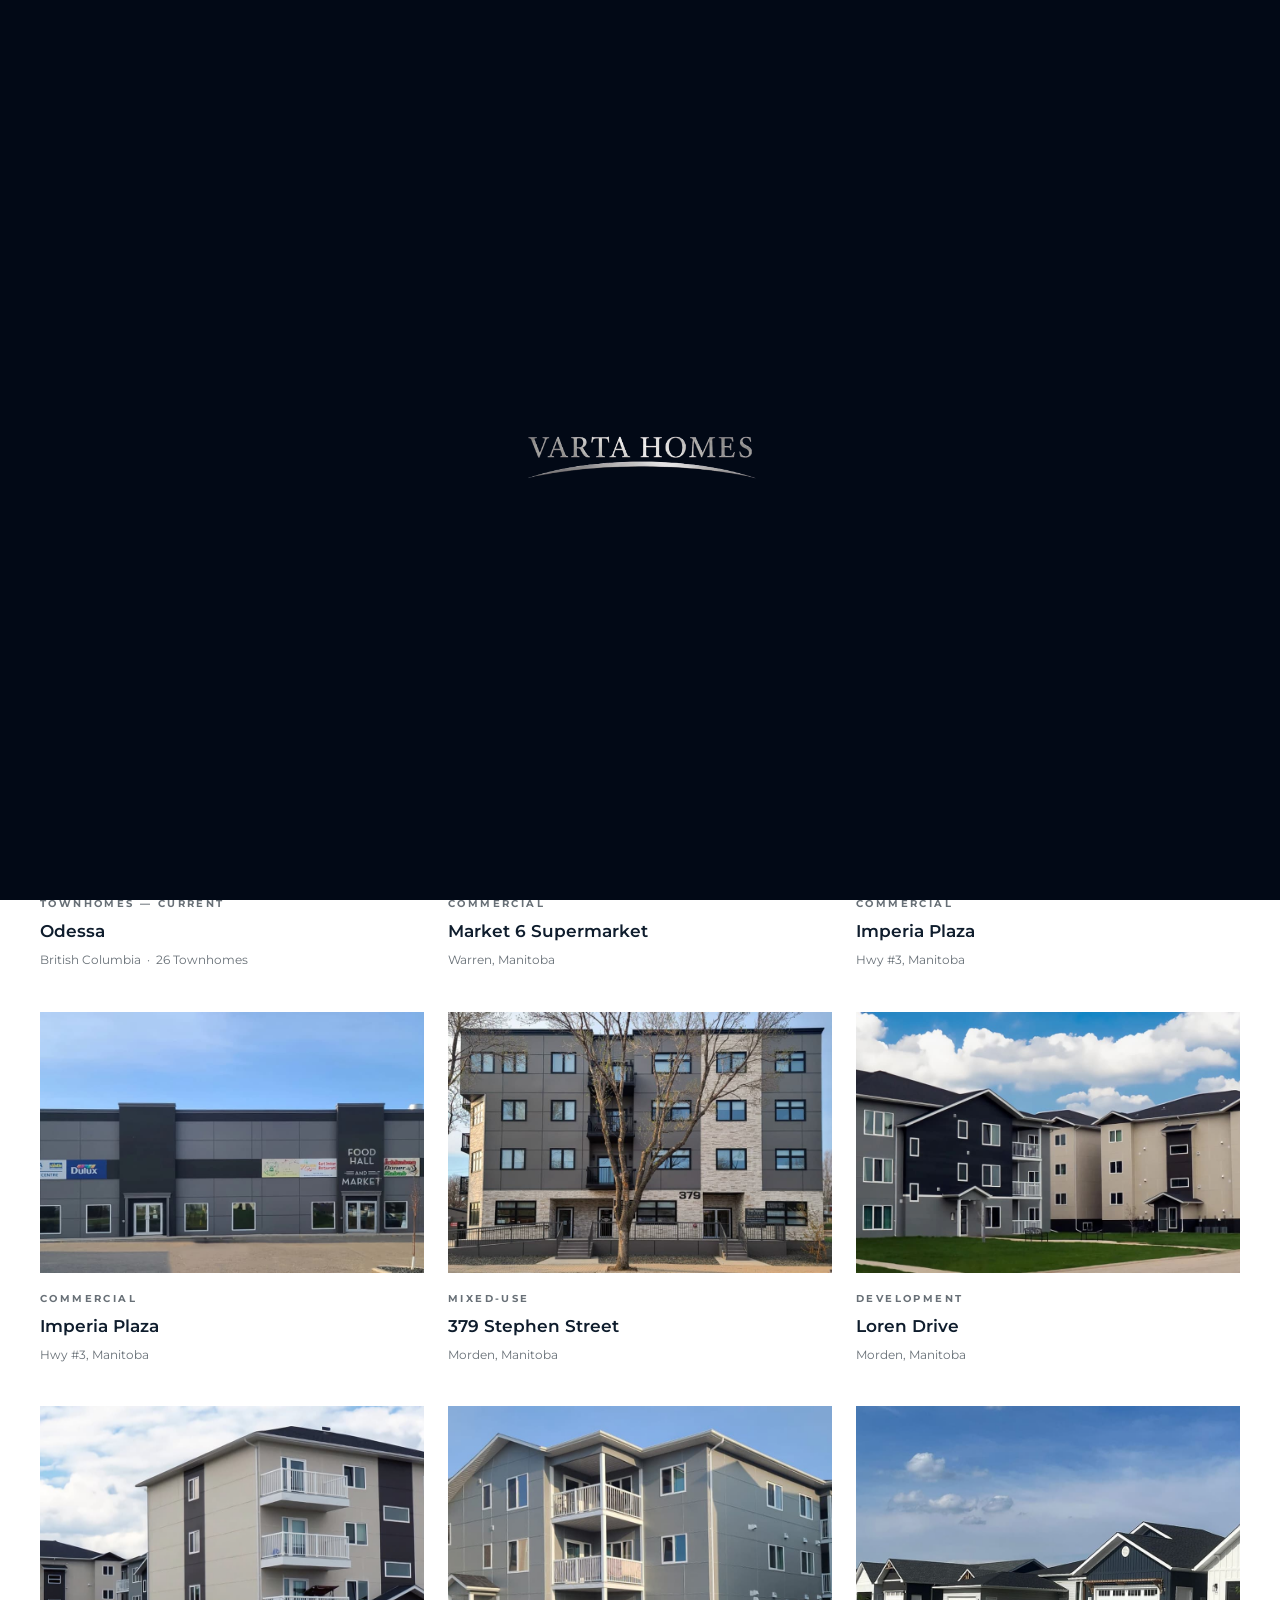
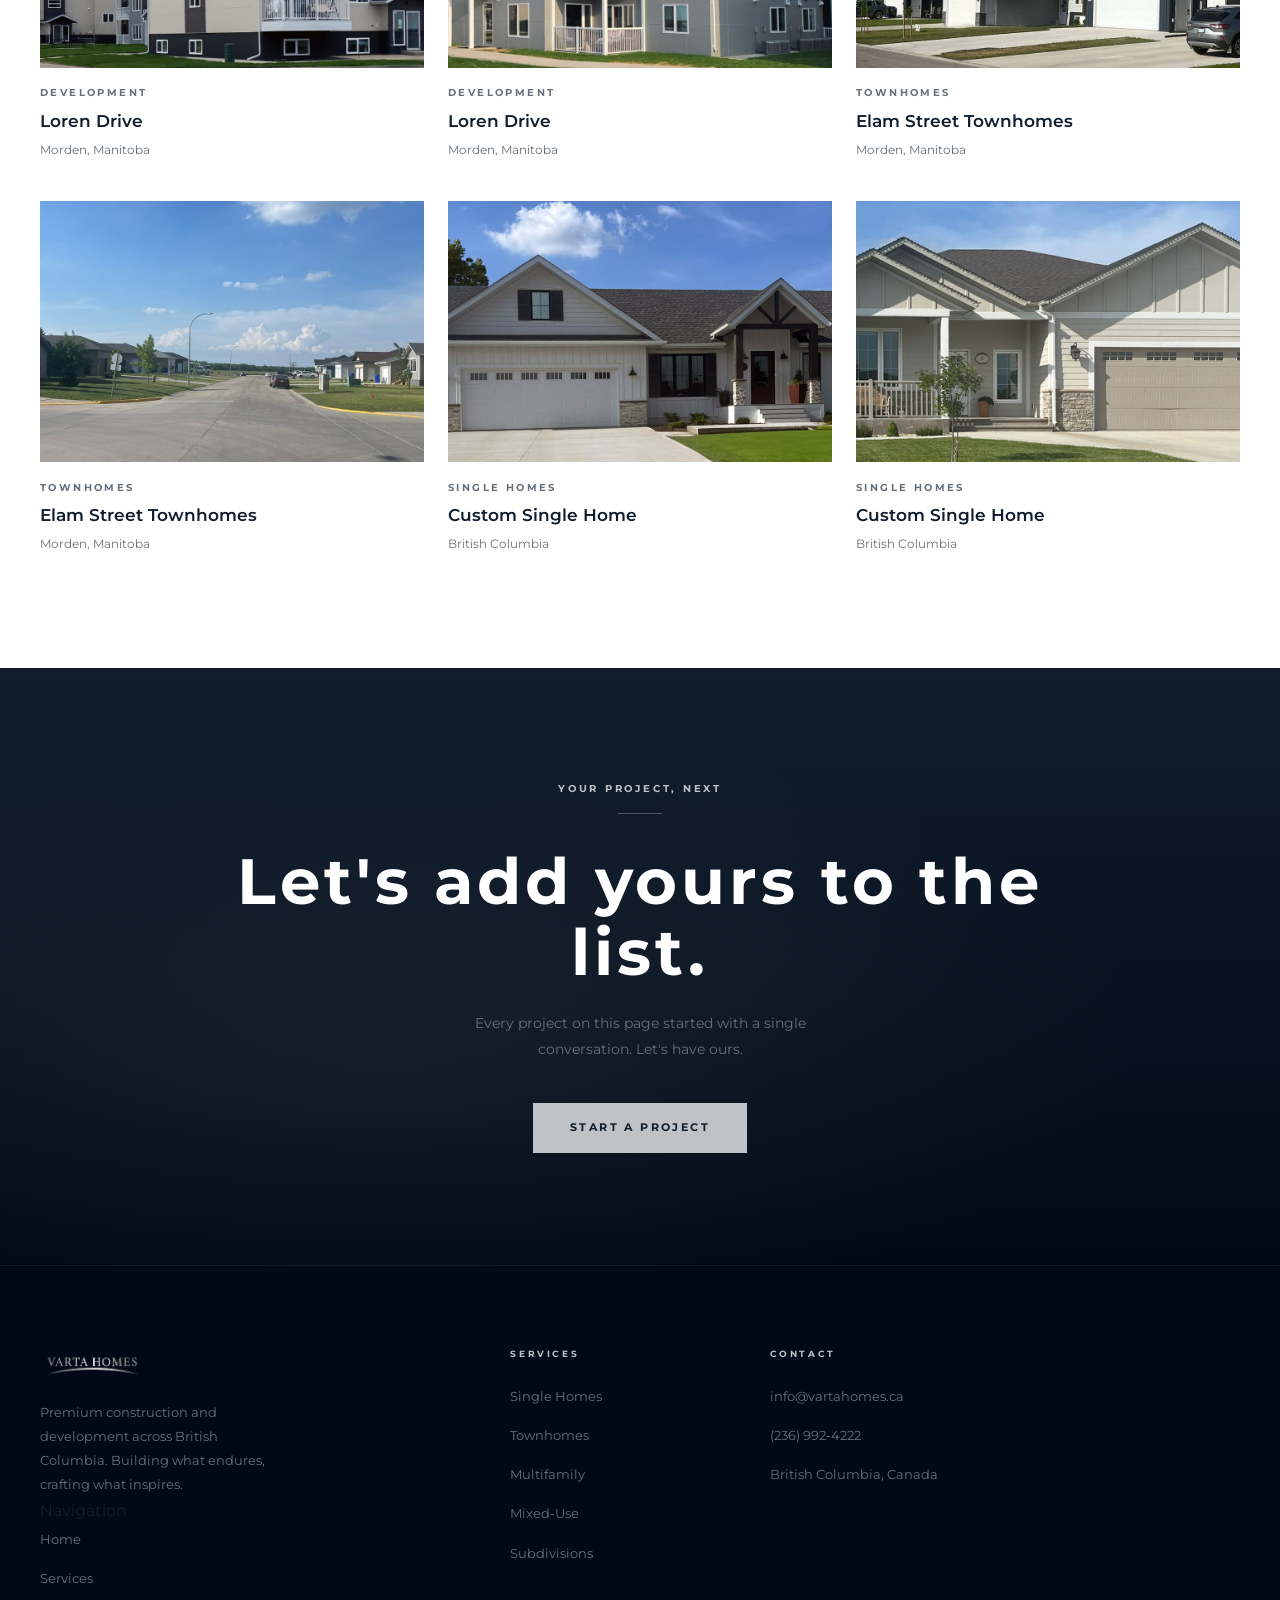
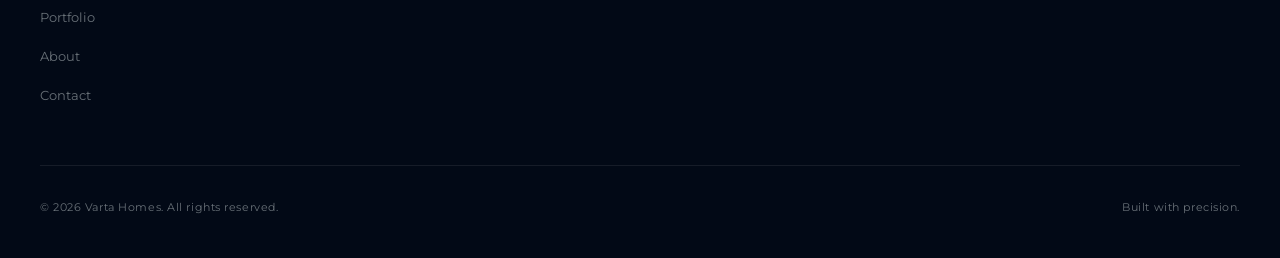
<file: portfolio.html>
<!DOCTYPE html>
<html lang="en">
<head>
  <meta charset="UTF-8">
  <meta name="viewport" content="width=device-width, initial-scale=1.0">
  <title>Portfolio — Varta Homes</title>
  <meta name="description" content="Browse Varta Homes'  portfolio of residential, commercial, and renovation projects across Ontario.">
  <link rel="stylesheet" href="css/styles.css">
</head>
<body>
  <script src="js/loader.js"></script>

  <!-- NAV -->
  <nav class="nav">
    <a href="index.html"><img src="logo.png" alt="Varta Homes" class="nav-logo"></a>
    <ul class="nav-links">
      <li><a href="index.html">Home</a></li>
      <li><a href="services.html">Services</a></li>
      <li><a href="portfolio.html" class="active">Portfolio</a></li>
      <li><a href="about.html">About</a></li>
      <li class="nav-cta-wrap"><a href="contact.html" class="btn btn-primary">Get a Quote</a></li>
    </ul>
    <button class="nav-hamburger" aria-label="Open menu">
      <span></span><span></span><span></span>
    </button>
  </nav>
  <div class="nav-mobile" id="mobile-nav">
    <a href="index.html">Home</a>
    <a href="services.html">Services</a>
    <a href="portfolio.html">Portfolio</a>
    <a href="about.html">About</a>
    <a href="contact.html">Get a Quote</a>
  </div>

  <main>

    <!-- PAGE HERO -->
    <section class="page-hero">
      <p class="label text-steel">Our Work</p>
      <span class="rule rule-center mt-2 mb-3"></span>
      <h1>Portfolio</h1>
      <p class="sub">Over a decade of projects across British Columbia and beyond — each one a commitment to craft, detail, and lasting quality.</p>
    </section>

    <!-- PROJECTS -->
    <section class="section">
      <div class="container">

        <!-- Filter -->
        <div class="filter-tabs">
          <button class="filter-tab active" data-filter="all">All Projects</button>
          <button class="filter-tab" data-filter="residential">Residential</button>
          <button class="filter-tab" data-filter="commercial">Commercial</button>
          <button class="filter-tab" data-filter="mixed-use">Mixed-Use</button>
          <button class="filter-tab" data-filter="development">Development</button>
          <button class="filter-tab" data-filter="single">Single Homes</button>
        </div>

        <!-- Grid -->
        <div class="portfolio-grid">

          <div class="project-card" data-cat="residential">
            <div class="project-img">
              <div class="project-img-inner" style="background-image: url('media/portfolio-odessa.jpg');"></div>
              <div class="project-overlay"><span class="project-overlay-label">Live at Odessa →</span></div>
            </div>
            <div class="project-info">
              <p class="project-cat">Townhomes — Current</p>
              <p class="project-title">Odessa</p>
              <p class="project-loc">British Columbia &nbsp;·&nbsp; 26 Townhomes</p>
            </div>
          </div>

          <div class="project-card" data-cat="commercial">
            <div class="project-img">
              <div class="project-img-inner" style="background-image: url('media/portfolio-market6.jpg');"></div>
              <div class="project-overlay"><span class="project-overlay-label">View Project →</span></div>
            </div>
            <div class="project-info">
              <p class="project-cat">Commercial</p>
              <p class="project-title">Market 6 Supermarket</p>
              <p class="project-loc">Warren, Manitoba</p>
            </div>
          </div>

          <div class="project-card" data-cat="commercial">
            <div class="project-img">
              <div class="project-img-inner" style="background-image: url('media/portfolio-imperia-1.jpg');"></div>
              <div class="project-overlay"><span class="project-overlay-label">View Project →</span></div>
            </div>
            <div class="project-info">
              <p class="project-cat">Commercial</p>
              <p class="project-title">Imperia Plaza</p>
              <p class="project-loc">Hwy #3, Manitoba</p>
            </div>
          </div>

          <div class="project-card" data-cat="commercial">
            <div class="project-img">
              <div class="project-img-inner" style="background-image: url('media/portfolio-imperia-2.jpg');"></div>
              <div class="project-overlay"><span class="project-overlay-label">View Project →</span></div>
            </div>
            <div class="project-info">
              <p class="project-cat">Commercial</p>
              <p class="project-title">Imperia Plaza</p>
              <p class="project-loc">Hwy #3, Manitoba</p>
            </div>
          </div>

          <div class="project-card" data-cat="mixed-use">
            <div class="project-img">
              <div class="project-img-inner" style="background-image: url('media/portfolio-stephen.jpg');"></div>
              <div class="project-overlay"><span class="project-overlay-label">View Project →</span></div>
            </div>
            <div class="project-info">
              <p class="project-cat">Mixed-Use</p>
              <p class="project-title">379 Stephen Street</p>
              <p class="project-loc">Morden, Manitoba</p>
            </div>
          </div>

          <div class="project-card" data-cat="development">
            <div class="project-img">
              <div class="project-img-inner" style="background-image: url('media/portfolio-loren-1.jpg');"></div>
              <div class="project-overlay"><span class="project-overlay-label">View Project →</span></div>
            </div>
            <div class="project-info">
              <p class="project-cat">Development</p>
              <p class="project-title">Loren Drive</p>
              <p class="project-loc">Morden, Manitoba</p>
            </div>
          </div>

          <div class="project-card" data-cat="development">
            <div class="project-img">
              <div class="project-img-inner" style="background-image: url('media/portfolio-loren-2.jpg');"></div>
              <div class="project-overlay"><span class="project-overlay-label">View Project →</span></div>
            </div>
            <div class="project-info">
              <p class="project-cat">Development</p>
              <p class="project-title">Loren Drive</p>
              <p class="project-loc">Morden, Manitoba</p>
            </div>
          </div>

          <div class="project-card" data-cat="development">
            <div class="project-img">
              <div class="project-img-inner" style="background-image: url('media/portfolio-loren-3.jpg');"></div>
              <div class="project-overlay"><span class="project-overlay-label">View Project →</span></div>
            </div>
            <div class="project-info">
              <p class="project-cat">Development</p>
              <p class="project-title">Loren Drive</p>
              <p class="project-loc">Morden, Manitoba</p>
            </div>
          </div>

          <div class="project-card" data-cat="residential">
            <div class="project-img">
              <div class="project-img-inner" style="background-image: url('media/portfolio-elam-1.jpg');"></div>
              <div class="project-overlay"><span class="project-overlay-label">View Project →</span></div>
            </div>
            <div class="project-info">
              <p class="project-cat">Townhomes</p>
              <p class="project-title">Elam Street Townhomes</p>
              <p class="project-loc">Morden, Manitoba</p>
            </div>
          </div>

          <div class="project-card" data-cat="residential">
            <div class="project-img">
              <div class="project-img-inner" style="background-image: url('media/portfolio-elam-2.jpg');"></div>
              <div class="project-overlay"><span class="project-overlay-label">View Project →</span></div>
            </div>
            <div class="project-info">
              <p class="project-cat">Townhomes</p>
              <p class="project-title">Elam Street Townhomes</p>
              <p class="project-loc">Morden, Manitoba</p>
            </div>
          </div>

          <div class="project-card" data-cat="single">
            <div class="project-img">
              <div class="project-img-inner" style="background-image: url('media/portfolio-homes-1.jpg');"></div>
              <div class="project-overlay"><span class="project-overlay-label">View Project →</span></div>
            </div>
            <div class="project-info">
              <p class="project-cat">Single Homes</p>
              <p class="project-title">Custom Single Home</p>
              <p class="project-loc">British Columbia</p>
            </div>
          </div>

          <div class="project-card" data-cat="single">
            <div class="project-img">
              <div class="project-img-inner" style="background-image: url('media/portfolio-homes-2.jpg');"></div>
              <div class="project-overlay"><span class="project-overlay-label">View Project →</span></div>
            </div>
            <div class="project-info">
              <p class="project-cat">Single Homes</p>
              <p class="project-title">Custom Single Home</p>
              <p class="project-loc">British Columbia</p>
            </div>
          </div>

        </div>
      </div>
    </section>

    <!-- CTA BANNER -->
    <section class="cta-banner">
      <div class="container-sm">
        <p class="label text-silver">Your Project, Next</p>
        <span class="rule rule-center rule-white mt-2 mb-4"></span>
        <h2 class="heading-xl text-white mb-3">Let's add yours to the list.</h2>
        <p style="font-size: 0.9rem; color: var(--steel); line-height: 1.8; max-width: 420px; margin: 0 auto 2.5rem;">
          Every project on this page started with a single conversation. Let's have ours.
        </p>
        <a href="contact.html" class="btn btn-primary">Start a Project</a>
      </div>
    </section>

  </main>

  <!-- FOOTER -->
  <footer class="footer">
    <div class="footer-grid">
      <div>
        <img src="logo.png" alt="Varta Homes" class="footer-logo">
        <p class="footer-tagline">Premium construction and development across British Columbia. Building what endures, crafting what inspires.</p>
        <p class="
      </div>
      <div>
        <p class="footer-col-title">Navigation</p>
        <ul class="footer-links">
          <li><a href="index.html">Home</a></li>
          <li><a href="services.html">Services</a></li>
          <li><a href="portfolio.html">Portfolio</a></li>
          <li><a href="about.html">About</a></li>
          <li><a href="contact.html">Contact</a></li>
        </ul>
      </div>
      <div>
        <p class="footer-col-title">Services</p>
        <ul class="footer-links">
          <li><a href="services.html">Single Homes</a></li>
          <li><a href="services.html">Townhomes</a></li>
          <li><a href="services.html">Multifamily</a></li>
          <li><a href="services.html">Mixed-Use</a></li>
          <li><a href="services.html">Subdivisions</a></li>
        </ul>
      </div>
      <div>
        <p class="footer-col-title">Contact</p>
        <ul class="footer-links">
          <li><a href="mailto:info@vartahomes.ca">info@vartahomes.ca</a></li>
          <li><a href="tel:+12369924222">(236) 992-4222</a></li>
          <li><a href="#">British Columbia, Canada</a></li>
        </ul>
      </div>
    </div>
    <div class="footer-bottom">
      <p class="footer-copy">&copy; 2026 Varta Homes. All rights reserved.</p>
      <p class="footer-copy">Built with precision.</p>
    </div>
  </footer>

  <script src="js/main.js"></script>
</body>
</html>
</file>
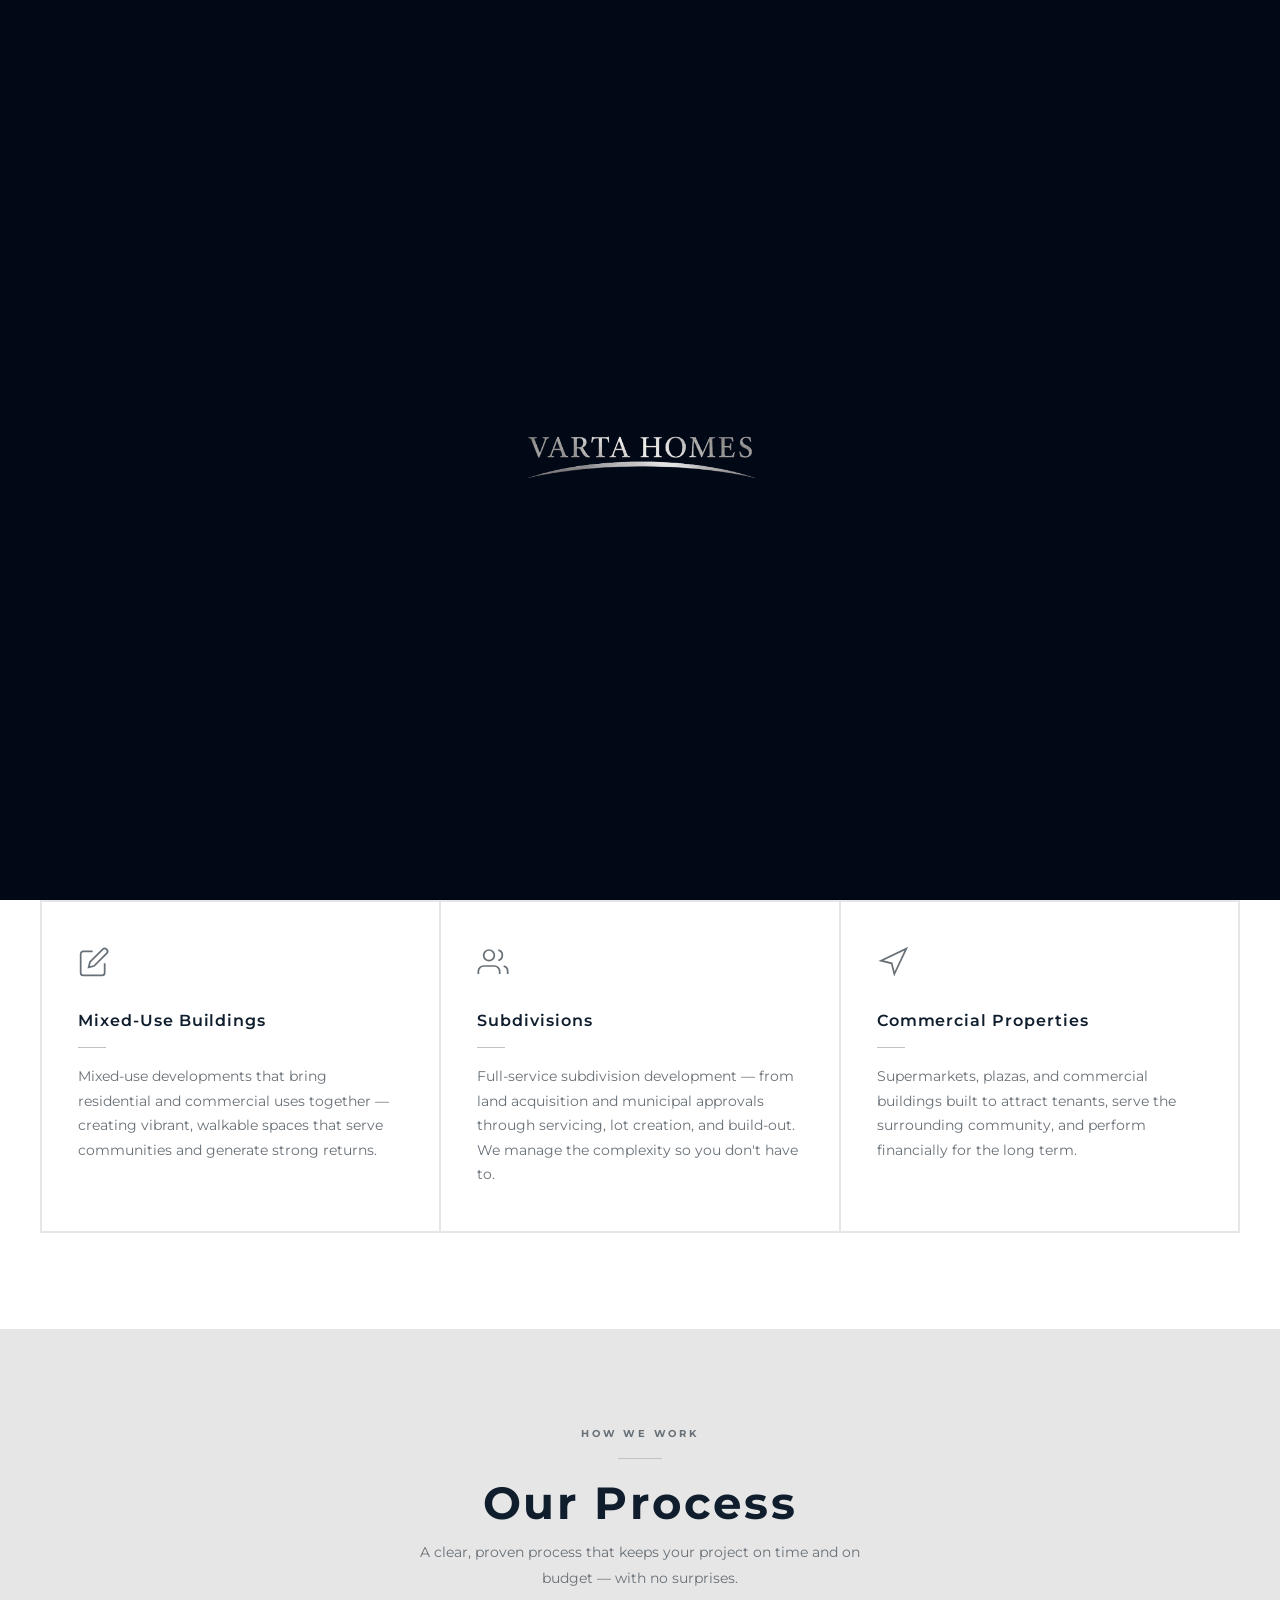
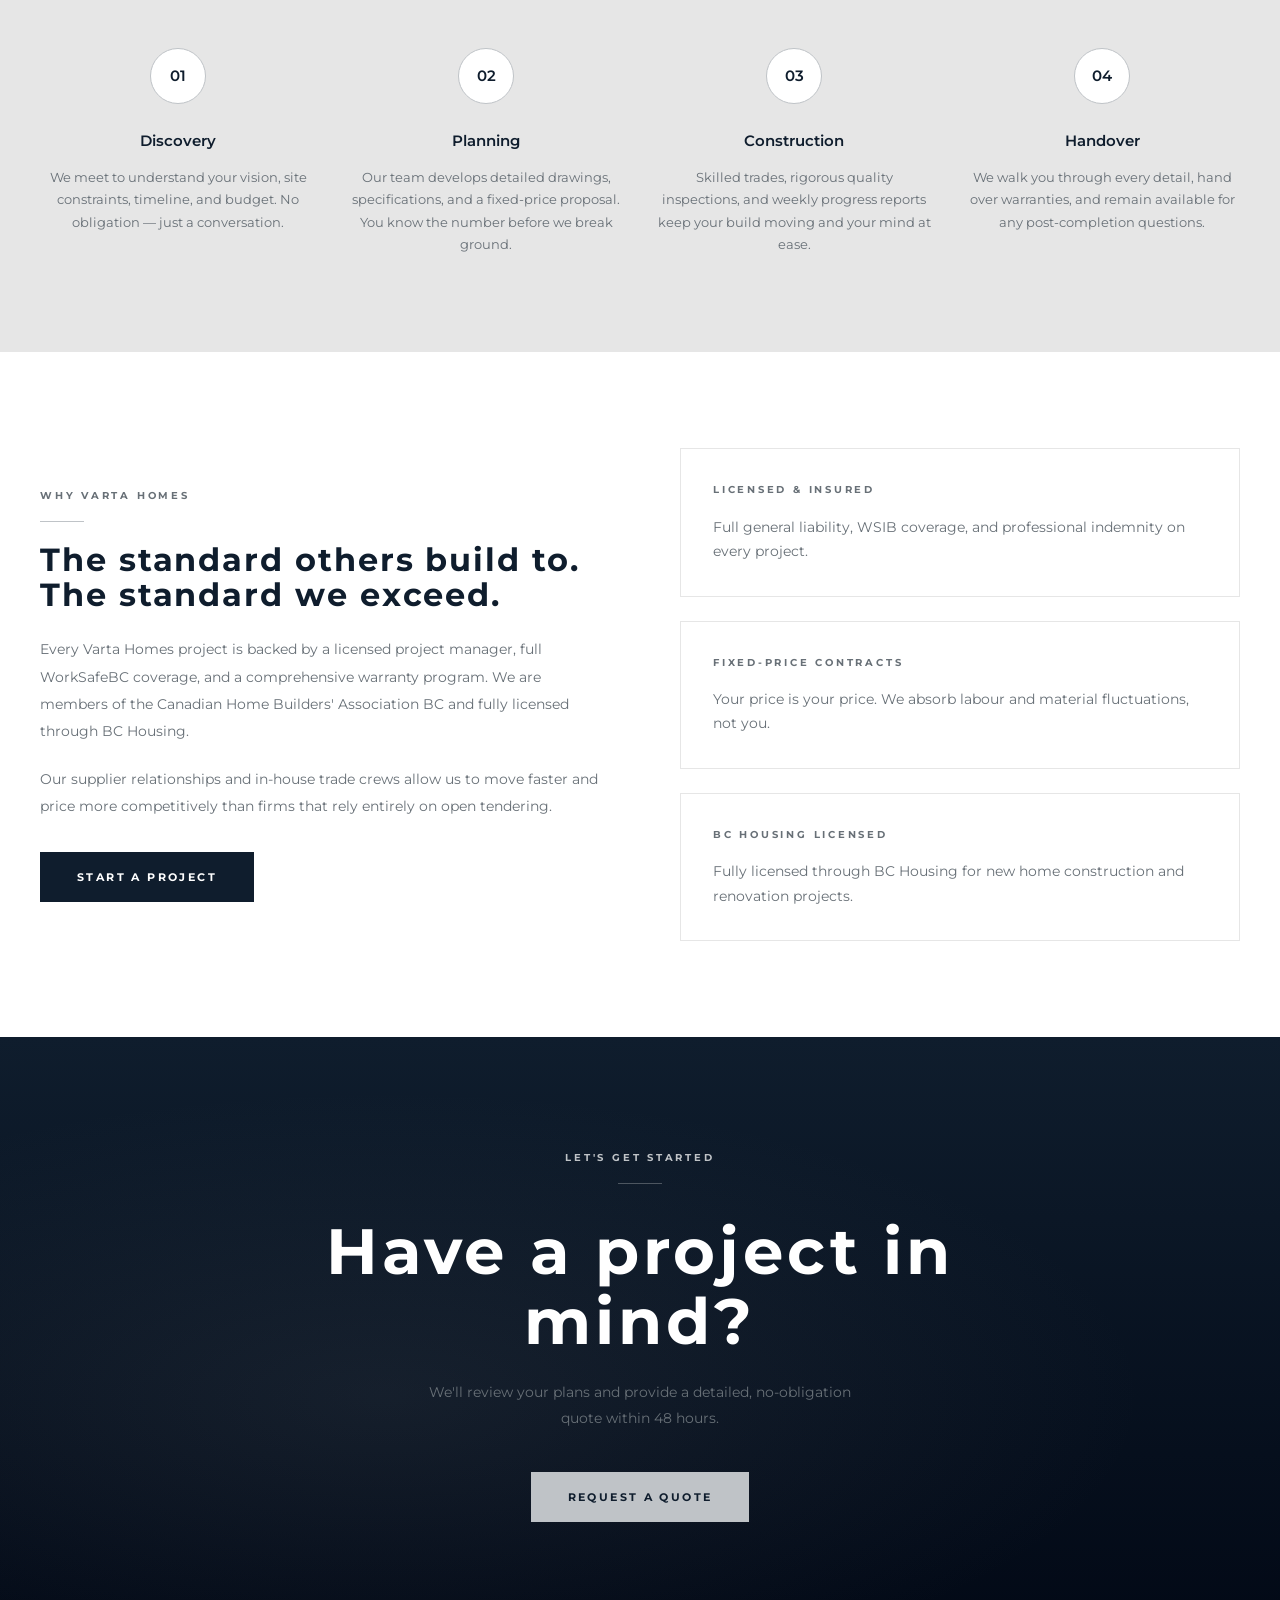
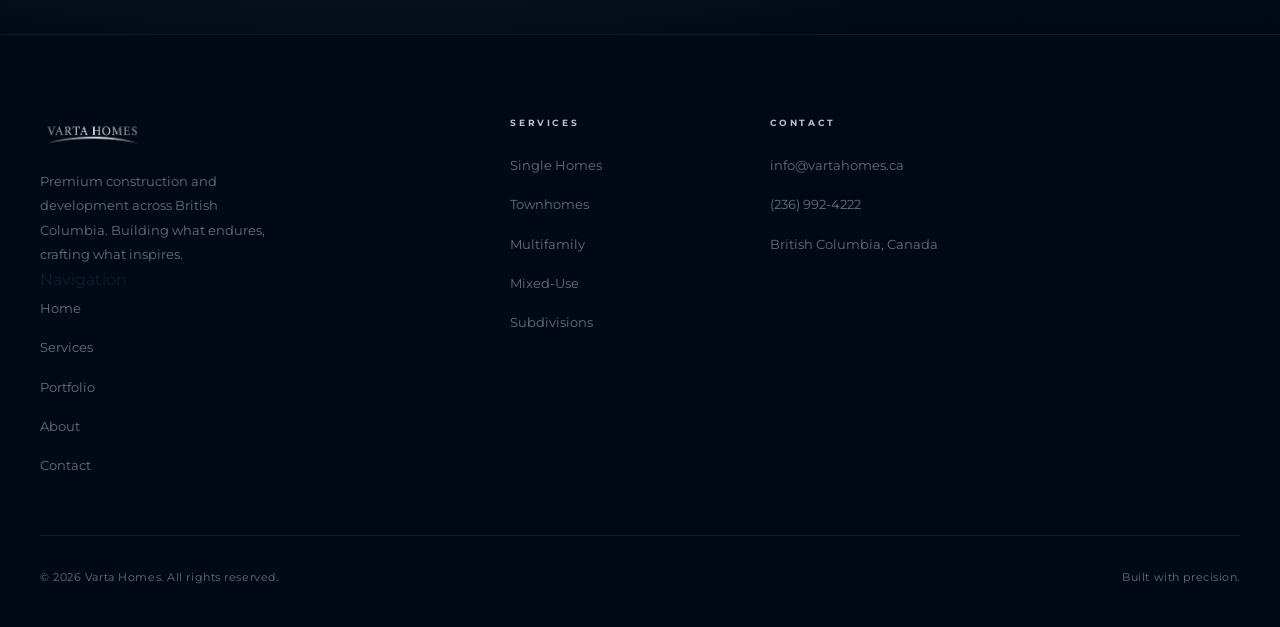
<file: services.html>
<!DOCTYPE html>
<html lang="en">
<head>
  <meta charset="UTF-8">
  <meta name="viewport" content="width=device-width, initial-scale=1.0">
  <title>Services — Varta Homes</title>
  <meta name="description" content="Varta Homes offers single homes, townhomes, multifamily residences, mixed-use buildings, subdivisions, and commercial development across British Columbia.">
  <link rel="stylesheet" href="css/styles.css">
</head>
<body>
  <script src="js/loader.js"></script>

  <!-- NAV -->
  <nav class="nav">
    <a href="index.html"><img src="logo.png" alt="Varta Homes" class="nav-logo"></a>
    <ul class="nav-links">
      <li><a href="index.html">Home</a></li>
      <li><a href="services.html" class="active">Services</a></li>
      <li><a href="portfolio.html">Portfolio</a></li>
      <li><a href="about.html">About</a></li>
      <li class="nav-cta-wrap"><a href="contact.html" class="btn btn-primary">Get a Quote</a></li>
    </ul>
    <button class="nav-hamburger" aria-label="Open menu">
      <span></span><span></span><span></span>
    </button>
  </nav>
  <div class="nav-mobile" id="mobile-nav">
    <a href="index.html">Home</a>
    <a href="services.html">Services</a>
    <a href="portfolio.html">Portfolio</a>
    <a href="about.html">About</a>
    <a href="contact.html">Get a Quote</a>
  </div>

  <main>

    <!-- PAGE HERO -->
    <section class="page-hero">
      <p class="label text-steel">What We Offer</p>
      <span class="rule rule-center mt-2 mb-3"></span>
      <h1>Our Services</h1>
      <p class="sub">Full-spectrum construction and development services — delivered with precision, on schedule, and to the highest standard.</p>
    </section>

    <!-- ALL SERVICES -->
    <section class="section">
      <div class="container">
        <div class="services-grid">

          <div class="service-card">
            <div class="service-icon">
              <svg width="32" height="32" viewBox="0 0 24 24" fill="none" stroke="currentColor" stroke-width="1.3">
                <path d="M3 9l9-7 9 7v11a2 2 0 01-2 2H5a2 2 0 01-2-2z"/><polyline points="9 22 9 12 15 12 15 22"/>
              </svg>
            </div>
            <p class="service-title">Single Homes</p>
            <div class="service-rule"></div>
            <p class="service-desc">We build custom single-family homes from the ground up — managing every phase from site preparation and foundation through framing, finishes, and final inspection. Each home is engineered for longevity and designed for the way you live.</p>
          </div>

          <div class="service-card">
            <div class="service-icon">
              <svg width="32" height="32" viewBox="0 0 24 24" fill="none" stroke="currentColor" stroke-width="1.3">
                <rect x="2" y="7" width="20" height="14" rx="1"/><path d="M16 7V5a2 2 0 00-2-2h-4a2 2 0 00-2 2v2"/><line x1="12" y1="12" x2="12" y2="16"/><line x1="10" y1="14" x2="14" y2="14"/>
              </svg>
            </div>
            <p class="service-title">Townhomes</p>
            <div class="service-rule"></div>
            <p class="service-desc">From intimate townhome communities to larger phased developments, we deliver projects that meet modern code, attract buyers, and hold their value for decades.</p>
          </div>

          <div class="service-card">
            <div class="service-icon">
              <svg width="32" height="32" viewBox="0 0 24 24" fill="none" stroke="currentColor" stroke-width="1.3">
                <circle cx="12" cy="12" r="3"/><path d="M12 1v4M12 19v4M4.22 4.22l2.83 2.83M16.95 16.95l2.83 2.83M1 12h4M19 12h4M4.22 19.78l2.83-2.83M16.95 7.05l2.83-2.83"/>
              </svg>
            </div>
            <p class="service-title">Multifamily Residences</p>
            <div class="service-rule"></div>
            <p class="service-desc">Purpose-built multifamily residences designed for liveability and long-term performance. We manage every phase from permitting through final occupancy.</p>
          </div>

          <div class="service-card">
            <div class="service-icon">
              <svg width="32" height="32" viewBox="0 0 24 24" fill="none" stroke="currentColor" stroke-width="1.3">
                <path d="M11 4H4a2 2 0 00-2 2v14a2 2 0 002 2h14a2 2 0 002-2v-7"/><path d="M18.5 2.5a2.121 2.121 0 013 3L12 15l-4 1 1-4 9.5-9.5z"/>
              </svg>
            </div>
            <p class="service-title">Mixed-Use Buildings</p>
            <div class="service-rule"></div>
            <p class="service-desc">Mixed-use developments that bring residential and commercial uses together — creating vibrant, walkable spaces that serve communities and generate strong returns.</p>
          </div>

          <div class="service-card">
            <div class="service-icon">
              <svg width="32" height="32" viewBox="0 0 24 24" fill="none" stroke="currentColor" stroke-width="1.3">
                <path d="M17 21v-2a4 4 0 00-4-4H5a4 4 0 00-4 4v2"/><circle cx="9" cy="7" r="4"/><path d="M23 21v-2a4 4 0 00-3-3.87"/><path d="M16 3.13a4 4 0 010 7.75"/>
              </svg>
            </div>
            <p class="service-title">Subdivisions</p>
            <div class="service-rule"></div>
            <p class="service-desc">Full-service subdivision development — from land acquisition and municipal approvals through servicing, lot creation, and build-out. We manage the complexity so you don't have to.</p>
          </div>

          <div class="service-card">
            <div class="service-icon">
              <svg width="32" height="32" viewBox="0 0 24 24" fill="none" stroke="currentColor" stroke-width="1.3">
                <polygon points="3 11 22 2 13 21 11 13 3 11"/>
              </svg>
            </div>
            <p class="service-title">Commercial Properties</p>
            <div class="service-rule"></div>
            <p class="service-desc">Supermarkets, plazas, and commercial buildings built to attract tenants, serve the surrounding community, and perform financially for the long term.</p>
          </div>

        </div>
      </div>
    </section>

    <!-- PROCESS -->
    <section class="section bg-lightgray">
      <div class="container">
        <div class="section-header center">
          <p class="label text-steel">How We Work</p>
          <span class="rule rule-center mt-2"></span>
          <h2 class="heading-lg text-navy mt-2">Our Process</h2>
          <p class="body">A clear, proven process that keeps your project on time and on budget — with no surprises.</p>
        </div>
        <div class="process-grid">

          <div class="process-step">
            <div class="process-num">01</div>
            <p class="process-title">Discovery</p>
            <p class="process-desc">We meet to understand your vision, site constraints, timeline, and budget. No obligation — just a conversation.</p>
          </div>

          <div class="process-step">
            <div class="process-num">02</div>
            <p class="process-title">Planning</p>
            <p class="process-desc">Our team develops detailed drawings, specifications, and a fixed-price proposal. You know the number before we break ground.</p>
          </div>

          <div class="process-step">
            <div class="process-num">03</div>
            <p class="process-title">Construction</p>
            <p class="process-desc">Skilled trades, rigorous quality inspections, and weekly progress reports keep your build moving and your mind at ease.</p>
          </div>

          <div class="process-step">
            <div class="process-num">04</div>
            <p class="process-title">Handover</p>
            <p class="process-desc">We walk you through every detail, hand over warranties, and remain available for any post-completion questions.</p>
          </div>

        </div>
      </div>
    </section>

    <!-- WHY VARTA HOMES -->
    <section class="section">
      <div class="container">
        <div class="two-col">
          <div>
            <p class="label text-steel">Why Varta Homes</p>
            <span class="rule mt-2"></span>
            <h2 class="heading-md text-navy mb-3">The standard others build to. The standard we exceed.</h2>
            <p style="font-size: 0.9rem; color: var(--steel); line-height: 1.9; margin-bottom: 1.25rem;">
              Every Varta Homes project is backed by a licensed project manager, full WorkSafeBC coverage, and a comprehensive warranty program. We are members of the Canadian Home Builders' Association BC and fully licensed through BC Housing.
            </p>
            <p style="font-size: 0.9rem; color: var(--steel); line-height: 1.9; margin-bottom: 2rem;">
              Our supplier relationships and in-house trade crews allow us to move faster and price more competitively than firms that rely entirely on open tendering.
            </p>
            <a href="contact.html" class="btn btn-navy">Start a Project</a>
          </div>
          <div style="display: flex; flex-direction: column; gap: 1.5rem;">
            <div style="padding: 2rem; border: 1px solid var(--lightgray);">
              <p class="label text-steel mb-2">Licensed &amp; Insured</p>
              <p style="font-size: 0.85rem; color: var(--steel); line-height: 1.8;">Full general liability, WSIB coverage, and professional indemnity on every project.</p>
            </div>
            <div style="padding: 2rem; border: 1px solid var(--lightgray);">
              <p class="label text-steel mb-2">Fixed-Price Contracts</p>
              <p style="font-size: 0.85rem; color: var(--steel); line-height: 1.8;">Your price is your price. We absorb labour and material fluctuations, not you.</p>
            </div>
            <div style="padding: 2rem; border: 1px solid var(--lightgray);">
              <p class="label text-steel mb-2">BC Housing Licensed</p>
              <p style="font-size: 0.85rem; color: var(--steel); line-height: 1.8;">Fully licensed through BC Housing for new home construction and renovation projects.</p>
            </div>
          </div>
        </div>
      </div>
    </section>

    <!-- CTA BANNER -->
    <section class="cta-banner">
      <div class="container-sm">
        <p class="label text-silver">Let's Get Started</p>
        <span class="rule rule-center rule-white mt-2 mb-4"></span>
        <h2 class="heading-xl text-white mb-3">Have a project in mind?</h2>
        <p style="font-size: 0.9rem; color: var(--steel); line-height: 1.8; max-width: 440px; margin: 0 auto 2.5rem;">
          We'll review your plans and provide a detailed, no-obligation quote within 48 hours.
        </p>
        <a href="contact.html" class="btn btn-primary">Request a Quote</a>
      </div>
    </section>

  </main>

  <!-- FOOTER -->
  <footer class="footer">
    <div class="footer-grid">
      <div>
        <img src="logo.png" alt="Varta Homes" class="footer-logo">
        <p class="footer-tagline">Premium construction and development across British Columbia. Building what endures, crafting what inspires.</p>
        <p class="
      </div>
      <div>
        <p class="footer-col-title">Navigation</p>
        <ul class="footer-links">
          <li><a href="index.html">Home</a></li>
          <li><a href="services.html">Services</a></li>
          <li><a href="portfolio.html">Portfolio</a></li>
          <li><a href="about.html">About</a></li>
          <li><a href="contact.html">Contact</a></li>
        </ul>
      </div>
      <div>
        <p class="footer-col-title">Services</p>
        <ul class="footer-links">
          <li><a href="services.html">Single Homes</a></li>
          <li><a href="services.html">Townhomes</a></li>
          <li><a href="services.html">Multifamily</a></li>
          <li><a href="services.html">Mixed-Use</a></li>
          <li><a href="services.html">Subdivisions</a></li>
        </ul>
      </div>
      <div>
        <p class="footer-col-title">Contact</p>
        <ul class="footer-links">
          <li><a href="mailto:info@vartahomes.ca">info@vartahomes.ca</a></li>
          <li><a href="tel:+12369924222">(236) 992-4222</a></li>
          <li><a href="#">British Columbia, Canada</a></li>
        </ul>
      </div>
    </div>
    <div class="footer-bottom">
      <p class="footer-copy">&copy; 2026 Varta Homes. All rights reserved.</p>
      <p class="footer-copy">Built with precision.</p>
    </div>
  </footer>

  <script src="js/main.js"></script>
</body>
</html>
</file>
<file: css/styles.css>
@import url('https://fonts.googleapis.com/css2?family=Montserrat:ital,wght@0,300;0,400;0,500;0,600;0,700;1,300&display=swap');

/* ── Brand tokens ── */
:root {
  --navy:      #0F1D2D;
  --steel:     #687077;
  --silver:    #BFC3C7;
  --lightgray: #E6E6E6;
  --white:     #FFFFFF;
  --t: all 0.25s ease;
}

*, *::before, *::after { box-sizing: border-box; margin: 0; padding: 0; }
html { scroll-behavior: smooth; }

body {
  font-family: 'Montserrat', sans-serif;
  font-size: 1rem;
  line-height: 1.75;
  color: var(--navy);
  background: var(--white);
}

img { display: block; max-width: 100%; }
a { color: inherit; }

/* ── Type scale ── */
h1, h2, h3, h4 {
  font-family: 'Montserrat', sans-serif;
  font-weight: 700;
  line-height: 1.1;
  letter-spacing: 0.06em;
}

.display {
  font-size: clamp(4rem, 13vw, 11rem);
  letter-spacing: 0.15em;
}

.hero-title {
  font-family: 'Montserrat', sans-serif;
  font-size: clamp(2.25rem, 5vw, 4rem);
  font-weight: 700;
  letter-spacing: 0.12em;
  line-height: 1.1;
  margin-bottom: 1.25rem;
}

.heading-xl { font-size: clamp(2.5rem, 5vw, 5rem); }
.heading-lg { font-size: clamp(2rem, 3.5vw, 3.5rem); }
.heading-md { font-size: clamp(1.5rem, 2.5vw, 2.25rem); }
.heading-sm { font-size: 1.25rem; }

.label {
  font-family: 'Montserrat', sans-serif;
  font-size: 0.62rem;
  font-weight: 700;
  letter-spacing: 0.28em;
  text-transform: uppercase;
}

/* ── Color helpers ── */
.text-navy   { color: var(--navy); }
.text-steel  { color: var(--steel); }
.text-silver { color: var(--silver); }
.text-white  { color: var(--white); }
.bg-navy     { background-color: var(--navy); }
.bg-lightgray { background-color: var(--lightgray); }

/* ── Rule ── */
.rule {
  display: block;
  width: 2.75rem;
  height: 1px;
  background: var(--silver);
  margin: 1.25rem 0;
}
.rule-center { margin-left: auto; margin-right: auto; }
.rule-white  { background: rgba(191,195,199,0.35); }

/* ── Buttons ── */
.btn {
  display: inline-block;
  font-family: 'Montserrat', sans-serif;
  font-size: 0.68rem;
  font-weight: 700;
  letter-spacing: 0.22em;
  text-transform: uppercase;
  text-decoration: none;
  padding: 0.9rem 2.25rem;
  transition: var(--t);
  cursor: pointer;
  border: 1px solid transparent;
  white-space: nowrap;
}

.btn-primary          { background: var(--silver); color: var(--navy); border-color: var(--silver); }
.btn-primary:hover    { background: #9aa0a6;       color: var(--navy); border-color: #9aa0a6; }

.btn-navy             { background: var(--navy); color: var(--white); border-color: var(--navy); }
.btn-navy:hover       { background: #1a3050; border-color: #1a3050; }

.btn-outline-white    { background: transparent; color: var(--white); border-color: rgba(191,195,199,0.45); }
.btn-outline-white:hover { background: rgba(191,195,199,0.08); border-color: var(--silver); }

.btn-outline-navy     { background: transparent; color: var(--navy); border-color: var(--navy); }
.btn-outline-navy:hover { background: var(--navy); color: var(--white); }

/* ── Navigation ── */
.nav {
  position: fixed;
  top: 0; left: 0; right: 0;
  z-index: 1000;
  height: 72px;
  background: rgba(2,9,22,0);
  border-bottom: 1px solid rgba(191,195,199,0);
  backdrop-filter: blur(0px);
  -webkit-backdrop-filter: blur(0px);
  display: flex;
  align-items: center;
  justify-content: space-between;
  padding: 0 2.5rem;
  transition: background 0.4s ease, border-color 0.4s ease, backdrop-filter 0.4s ease;
}
.nav.scrolled {
  background: rgba(2,9,22,0.92);
  border-bottom: 1px solid rgba(191,195,199,0.08);
  backdrop-filter: blur(12px);
  -webkit-backdrop-filter: blur(12px);
}
/* subpages always show solid nav */
body:not(.has-video-hero) .nav {
  background: rgba(2,9,22,0.92);
  border-bottom: 1px solid rgba(191,195,199,0.08);
  backdrop-filter: blur(12px);
  -webkit-backdrop-filter: blur(12px);
}

.nav-logo { height: 38px; width: auto; }

.nav-links {
  display: flex;
  align-items: center;
  gap: 2.25rem;
  list-style: none;
}

.nav-links a:not(.btn) {
  font-size: 0.62rem;
  font-weight: 600;
  letter-spacing: 0.22em;
  text-transform: uppercase;
  color: var(--silver);
  text-decoration: none;
  transition: color 0.2s;
}
.nav-links a:not(.btn):hover, .nav-links a:not(.btn).active { color: var(--white); }
.nav-links .nav-cta-wrap { margin-left: 0.75rem; }

.nav-hamburger {
  display: none;
  flex-direction: column;
  gap: 5px;
  background: none;
  border: none;
  cursor: pointer;
  padding: 4px;
}
.nav-hamburger span { display: block; width: 24px; height: 1.5px; background: var(--silver); transition: var(--t); }

.nav-mobile {
  display: none;
  position: fixed;
  top: 72px; left: 0; right: 0;
  background: #020916;
  border-bottom: 1px solid rgba(191,195,199,0.12);
  padding: 2rem 2.5rem;
  flex-direction: column;
  gap: 1.5rem;
  z-index: 999;
}
.nav-mobile.open { display: flex; }
.nav-mobile a {
  font-size: 0.7rem;
  font-weight: 600;
  letter-spacing: 0.2em;
  text-transform: uppercase;
  color: var(--silver);
  text-decoration: none;
}
.nav-mobile a:hover { color: var(--white); }

@media (max-width: 800px) {
  .nav-links  { display: none; }
  .nav-hamburger { display: flex; }
}

/* ── Sections ── */
.section    { padding: 6rem 2.5rem; }
.section-sm { padding: 4rem 2.5rem; }
.section-xl { padding: 8rem 2.5rem; }

.container    { max-width: 1200px; margin: 0 auto; }
.container-sm { max-width: 820px;  margin: 0 auto; }

.section-header         { margin-bottom: 3.5rem; }
.section-header.center  { text-align: center; }
.section-header p.body  { max-width: 480px; margin-top: 0.75rem; font-size: 0.9rem; color: var(--steel); line-height: 1.8; }
.section-header.center p.body { margin-left: auto; margin-right: auto; }

/* ── Hero ── */
.hero {
  position: relative;
  min-height: 100vh;
  overflow: hidden;
  background: #020916; /* shows while video loads */
  display: flex;
  align-items: flex-end;
  padding: 0 clamp(2rem, 6vw, 6rem) clamp(4rem, 8vh, 7rem);
}

.hero-video {
  position: absolute;
  inset: 0;
  width: 100%;
  height: 100%;
  object-fit: cover;
  object-position: center;
}

/* gradient overlay — dark at edges, lighter mid-frame, heavy at bottom for text legibility */
.hero-overlay {
  position: absolute;
  inset: 0;
  background:
    linear-gradient(180deg,
      rgba(2,9,22,0.45) 0%,
      rgba(2,9,22,0.1)  35%,
      rgba(2,9,22,0.55) 70%,
      rgba(2,9,22,0.85) 100%),
    linear-gradient(90deg,
      rgba(2,9,22,0.5)  0%,
      transparent       60%);
}

.hero-content {
  position: relative;
  z-index: 1;
  max-width: 600px;
  text-align: left;
}

.hero-sub {
  font-size: clamp(0.8rem, 1.2vw, 0.92rem);
  font-weight: 300;
  letter-spacing: 0.02em;
  line-height: 1.85;
  color: rgba(191,195,199,0.8);
  margin-bottom: 2rem;
}

.hero-ctas { display: flex; gap: 1rem; flex-wrap: wrap; }

/* ── Page hero (subpages) ── */
.page-hero {
  background:
    linear-gradient(180deg,
      rgba(2,9,22,0.62) 0%,
      rgba(2,9,22,0.55) 50%,
      rgba(2,9,22,0.72) 100%),
    url('../media/hero-poster.jpg') center / cover no-repeat;
  padding: calc(72px + 5rem) 2.5rem 5rem;
  text-align: center;
}
.page-hero h1 { color: var(--white); font-size: clamp(2.5rem, 6vw, 5rem); letter-spacing: 0.1em; }
.page-hero .sub {
  color: var(--steel);
  margin: 1.25rem auto 0;
  font-size: 0.95rem;
  font-weight: 300;
  max-width: 520px;
  line-height: 1.8;
}

/* ── Stats bar ── */
.stats-bar { background: var(--lightgray); padding: 3.5rem 2.5rem; }
.stats-grid {
  max-width: 960px;
  margin: 0 auto;
  display: grid;
  grid-template-columns: repeat(4, 1fr);
  gap: 2rem;
  text-align: center;
}
.stat-number {
  font-family: 'Montserrat', sans-serif;
  font-size: clamp(2rem, 4vw, 2.75rem);
  font-weight: 700;
  color: var(--navy);
  display: block;
}
.stat-label { font-size: 0.6rem; font-weight: 700; letter-spacing: 0.2em; text-transform: uppercase; color: var(--steel); margin-top: 0.35rem; }
@media (max-width: 600px) { .stats-grid { grid-template-columns: repeat(2, 1fr); } }

/* ── Services grid ── */
.services-grid {
  display: grid;
  grid-template-columns: repeat(3, 1fr);
  border: 1px solid var(--lightgray);
}
.service-card {
  padding: 2.75rem 2.25rem;
  border: 1px solid var(--lightgray);
  transition: var(--t);
}
.service-card:hover { background: var(--navy); }
.service-card:hover .service-icon,
.service-card:hover .service-title,
.service-card:hover .service-desc { color: var(--white); }
.service-card:hover .service-rule { background: rgba(191,195,199,0.5); }

.service-icon  { color: var(--steel); margin-bottom: 1.25rem; transition: color 0.25s; }
.service-title { font-family: 'Montserrat', sans-serif; font-size: 1rem; font-weight: 600; letter-spacing: 0.06em; color: var(--navy); margin-bottom: 0.75rem; transition: color 0.25s; }
.service-rule  { width: 1.75rem; height: 1px; background: var(--silver); margin-bottom: 1rem; transition: background 0.25s; }
.service-desc  { font-size: 0.85rem; color: var(--steel); line-height: 1.8; transition: color 0.25s; }

@media (max-width: 900px) { .services-grid { grid-template-columns: repeat(2, 1fr); } }
@media (max-width: 560px) { .services-grid { grid-template-columns: 1fr; } }

/* ── Editorial grid (homepage featured) ── */
.editorial-grid {
  display: grid;
  grid-template-columns: 7fr 5fr;
  gap: 1.5rem;
}
@media (max-width: 760px) { .editorial-grid { grid-template-columns: 1fr; } }

/* ── Portfolio grid ── */
.portfolio-grid {
  display: grid;
  grid-template-columns: repeat(3, 1fr);
  gap: 1.5rem;
}
@media (max-width: 900px) { .portfolio-grid { grid-template-columns: repeat(2, 1fr); } }
@media (max-width: 560px) { .portfolio-grid { grid-template-columns: 1fr; } }

/* ── Project card ── */
.project-card { cursor: pointer; }
.project-card.hidden { display: none; }

.project-img {
  width: 100%;
  padding-bottom: 68%;
  position: relative;
  overflow: hidden;
}
.project-img-inner {
  position: absolute;
  inset: 0;
  transition: transform 0.55s ease;
  background-size: cover;
  background-position: center;
}
.project-card:hover .project-img-inner { transform: scale(1.04); }

.project-overlay {
  position: absolute;
  inset: 0;
  background: linear-gradient(0deg, rgba(15,29,45,0.88) 0%, transparent 55%);
  opacity: 0;
  transition: opacity 0.3s;
  display: flex;
  align-items: flex-end;
  padding: 1.5rem;
}
.project-card:hover .project-overlay { opacity: 1; }
.project-overlay-label {
  font-family: 'Montserrat', sans-serif;
  font-size: 0.9rem;
  color: var(--white);
  letter-spacing: 0.08em;
}

.project-info  { padding: 1.1rem 0; }
.project-cat   { font-size: 0.6rem; font-weight: 700; letter-spacing: 0.25em; text-transform: uppercase; color: var(--steel); }
.project-title { font-family: 'Montserrat', sans-serif; font-size: 1.05rem; font-weight: 600; color: var(--navy); margin-top: 0.3rem; }
.project-loc   { font-size: 0.75rem; color: var(--steel); margin-top: 0.15rem; }

/* ── Filter tabs ── */
.filter-tabs { display: flex; flex-wrap: wrap; gap: 0.5rem; margin-bottom: 2.5rem; }
.filter-tab {
  font-family: 'Montserrat', sans-serif;
  font-size: 0.62rem;
  font-weight: 700;
  letter-spacing: 0.2em;
  text-transform: uppercase;
  padding: 0.55rem 1.25rem;
  border: 1px solid var(--lightgray);
  background: transparent;
  color: var(--steel);
  cursor: pointer;
  transition: var(--t);
}
.filter-tab:hover, .filter-tab.active { background: var(--navy); color: var(--white); border-color: var(--navy); }

/* ── CTA Banner ── */
.cta-banner {
  background:
    radial-gradient(ellipse at 30% 60%, rgba(104,112,119,0.15) 0%, transparent 60%),
    linear-gradient(180deg, var(--navy) 0%, #020916 100%);
  padding: 7rem 2.5rem;
  text-align: center;
}

/* ── Process ── */
.process-grid {
  display: grid;
  grid-template-columns: repeat(4, 1fr);
  gap: 2rem;
  position: relative;
}
.process-grid::before {
  content: '';
  position: absolute;
  top: 1.75rem;
  left: calc(12.5% + 1rem);
  right: calc(12.5% + 1rem);
  height: 1px;
  background: var(--lightgray);
}
.process-step { text-align: center; }
.process-num {
  width: 3.5rem; height: 3.5rem;
  border-radius: 50%;
  border: 1px solid var(--silver);
  display: flex; align-items: center; justify-content: center;
  margin: 0 auto 1.5rem;
  font-family: 'Montserrat', sans-serif;
  font-size: 0.95rem;
  font-weight: 600;
  color: var(--navy);
  background: var(--white);
  position: relative;
  z-index: 1;
}
.process-title { font-family: 'Montserrat', sans-serif; font-size: 0.95rem; font-weight: 600; margin-bottom: 0.75rem; }
.process-desc  { font-size: 0.8rem; color: var(--steel); line-height: 1.75; }
@media (max-width: 700px) {
  .process-grid { grid-template-columns: repeat(2, 1fr); }
  .process-grid::before { display: none; }
}

/* ── Values ── */
.values-grid { display: grid; grid-template-columns: repeat(3, 1fr); gap: 3rem; }
@media (max-width: 700px) { .values-grid { grid-template-columns: 1fr; gap: 2rem; } }
.value-num { font-family: 'Montserrat', sans-serif; font-size: 3.5rem; font-weight: 700; color: var(--lightgray); line-height: 1; }

/* ── Two-col layout ── */
.two-col { display: grid; grid-template-columns: 1fr 1fr; gap: 5rem; align-items: center; }
@media (max-width: 800px) { .two-col { grid-template-columns: 1fr; gap: 3rem; } }

/* ── Team ── */
.team-grid { display: grid; grid-template-columns: repeat(3, 1fr); gap: 2rem; }
@media (max-width: 700px) { .team-grid { grid-template-columns: repeat(2, 1fr); } }
@media (max-width: 480px) { .team-grid { grid-template-columns: 1fr; } }

.team-img { width: 100%; padding-bottom: 115%; position: relative; overflow: hidden; margin-bottom: 1.25rem; }
.team-img-inner { position: absolute; inset: 0; }
.team-name { font-family: 'Montserrat', sans-serif; font-size: 1.05rem; font-weight: 600; }
.team-role { font-size: 0.62rem; font-weight: 700; letter-spacing: 0.18em; text-transform: uppercase; color: var(--steel); margin-top: 0.3rem; }

/* ── Contact layout ── */
.contact-layout { display: grid; grid-template-columns: 1fr 2fr; gap: 5rem; }
@media (max-width: 800px) { .contact-layout { grid-template-columns: 1fr; gap: 3rem; } }

.contact-detail { margin-bottom: 2rem; }
.contact-detail-label { font-size: 0.6rem; font-weight: 700; letter-spacing: 0.25em; text-transform: uppercase; color: var(--steel); margin-bottom: 0.35rem; }
.contact-detail-value { font-size: 0.9rem; color: var(--navy); }
.contact-detail-value a { text-decoration: none; transition: color 0.2s; }
.contact-detail-value a:hover { color: var(--steel); }

/* ── Tabs ── */
.tab-nav { display: flex; border-bottom: 1px solid var(--lightgray); margin-bottom: 2.25rem; }
.tab-btn {
  font-family: 'Montserrat', sans-serif;
  font-size: 0.62rem;
  font-weight: 700;
  letter-spacing: 0.2em;
  text-transform: uppercase;
  padding: 0.875rem 1.5rem;
  background: transparent;
  border: none;
  border-bottom: 2px solid transparent;
  color: var(--steel);
  cursor: pointer;
  transition: var(--t);
  margin-bottom: -1px;
}
.tab-btn.active { color: var(--navy); border-bottom-color: var(--navy); }
.tab-pane { display: none; }
.tab-pane.active { display: block; }

/* ── Forms ── */
.form-group   { margin-bottom: 1.5rem; }
.form-row     { display: grid; grid-template-columns: 1fr 1fr; gap: 1rem; }
.form-label   { display: block; font-size: 0.6rem; font-weight: 700; letter-spacing: 0.2em; text-transform: uppercase; color: var(--steel); margin-bottom: 0.5rem; }
.form-control {
  width: 100%;
  padding: 0.875rem 1rem;
  border: 1px solid var(--lightgray);
  background: var(--white);
  font-family: 'Montserrat', sans-serif;
  font-size: 0.9rem;
  color: var(--navy);
  transition: border-color 0.2s;
  border-radius: 0;
  appearance: none;
  -webkit-appearance: none;
}
.form-control:focus { outline: none; border-color: var(--steel); }
.form-control::placeholder { color: var(--silver); }
select.form-control {
  background-image: url("data:image/svg+xml,%3Csvg xmlns='http://www.w3.org/2000/svg' width='11' height='7' viewBox='0 0 11 7'%3E%3Cpath d='M1 1l4.5 5L10 1' stroke='%23687077' stroke-width='1.5' fill='none' stroke-linecap='round'/%3E%3C/svg%3E");
  background-repeat: no-repeat;
  background-position: right 1rem center;
  padding-right: 2.5rem;
  cursor: pointer;
}
textarea.form-control { min-height: 130px; resize: vertical; }
@media (max-width: 580px) { .form-row { grid-template-columns: 1fr; } }

.form-success {
  display: none;
  background: #f0f4f0;
  border-left: 3px solid var(--navy);
  padding: 1rem 1.25rem;
  margin-top: 1rem;
  font-size: 0.85rem;
  color: var(--navy);
}

/* ── Footer ── */
.footer {
  background: #020916;
  padding: 5rem 2.5rem 2.5rem;
  border-top: 1px solid rgba(191,195,199,0.08);
}
.footer-grid {
  display: grid;
  grid-template-columns: 2fr 1fr 1fr 1fr;
  gap: 3rem;
  max-width: 1200px;
  margin: 0 auto 3.5rem;
}
.footer-logo { height: 34px; margin-bottom: 1.25rem; }
.footer-tagline { font-size: 0.82rem; color: var(--steel); line-height: 1.85; max-width: 240px; }
.footer-col-title { font-size: 0.58rem; font-weight: 700; letter-spacing: 0.28em; text-transform: uppercase; color: var(--silver); margin-bottom: 1.25rem; }
.footer-links { list-style: none; display: flex; flex-direction: column; gap: 0.7rem; }
.footer-links a { font-size: 0.8rem; color: var(--steel); text-decoration: none; transition: color 0.2s; }
.footer-links a:hover { color: var(--silver); }
.footer-bottom {
  max-width: 1200px;
  margin: 0 auto;
  padding-top: 2rem;
  border-top: 1px solid rgba(191,195,199,0.1);
  display: flex;
  justify-content: space-between;
  align-items: center;
  flex-wrap: wrap;
  gap: 0.75rem;
}
.footer-copy { font-size: 0.7rem; color: var(--steel); letter-spacing: 0.05em; }

@media (max-width: 900px) { .footer-grid { grid-template-columns: 1fr 1fr; } }
@media (max-width: 480px) { .footer-grid { grid-template-columns: 1fr; } }

/* ── Animations ── */
@keyframes fadeUp { from { opacity: 0; transform: translateY(18px); } to { opacity: 1; transform: translateY(0); } }
.fade-up { animation: fadeUp 0.7s ease both; }
.d1 { animation-delay: 0.1s; }
.d2 { animation-delay: 0.22s; }
.d3 { animation-delay: 0.38s; }
.d4 { animation-delay: 0.54s; }

/* ── Misc utils ── */
.text-center  { text-align: center; }
.mt-1 { margin-top: 0.5rem; }
.mt-2 { margin-top: 1rem; }
.mt-3 { margin-top: 1.5rem; }
.mt-4 { margin-top: 2rem; }
.mt-6 { margin-top: 3rem; }
.mt-8 { margin-top: 4rem; }
.mb-2 { margin-bottom: 1rem; }
.mb-3 { margin-bottom: 1.5rem; }
.mb-4 { margin-bottom: 2rem; }
.mb-6 { margin-bottom: 3rem; }

/* ── Tile canvas background ── */
#tile-grid { display: block; }

/* ── Site loader ── */
#site-loader {
  position: fixed;
  inset: 0;
  z-index: 9999;
  background: #020916;
  display: flex;
  align-items: center;
  justify-content: center;
  pointer-events: none;
  transition: opacity 0.6s ease;
}
#site-loader.out { opacity: 0; }

.loader-logo {
  width: clamp(140px, 28vw, 260px);
  height: auto;
  clip-path: inset(0 100% 0 0);
  transition: clip-path 1.8s cubic-bezier(0.76, 0, 0.24, 1);
}
.loader-logo.reveal { clip-path: inset(0 0% 0 0); }
</file>
